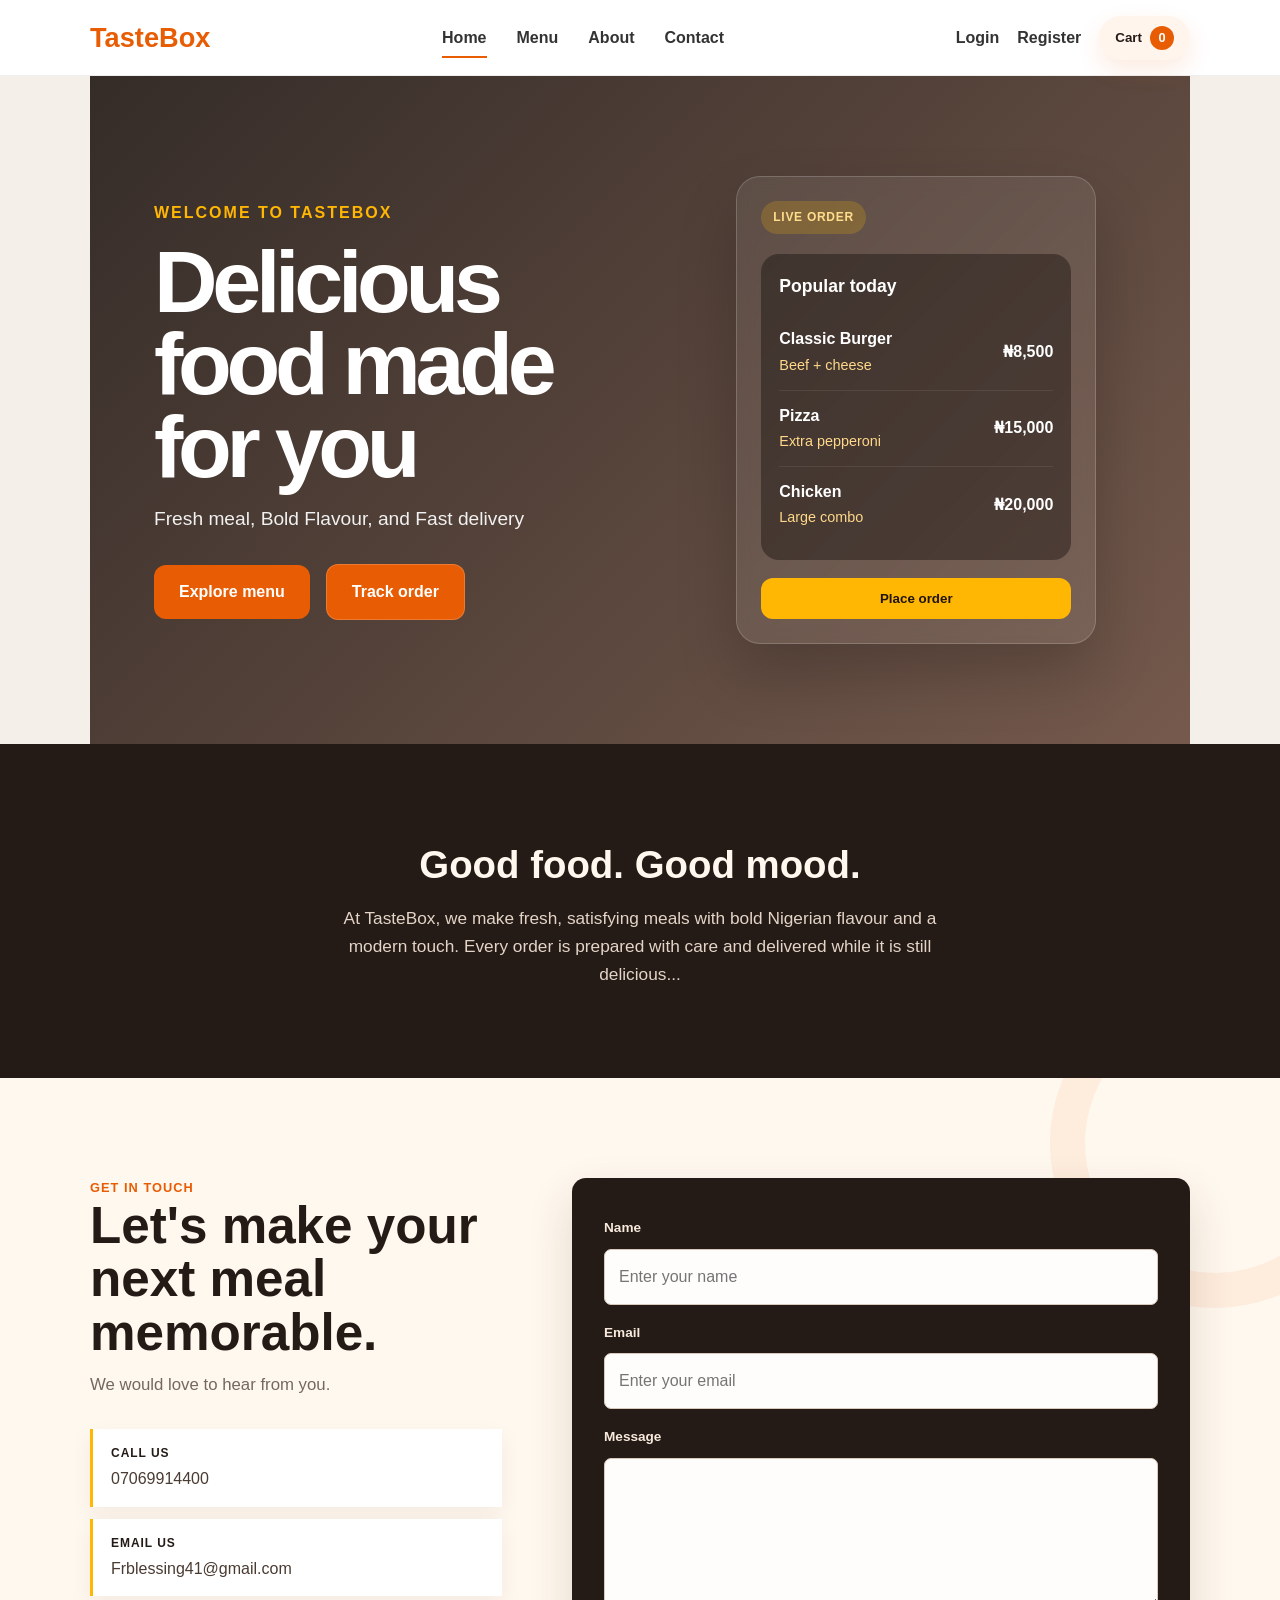
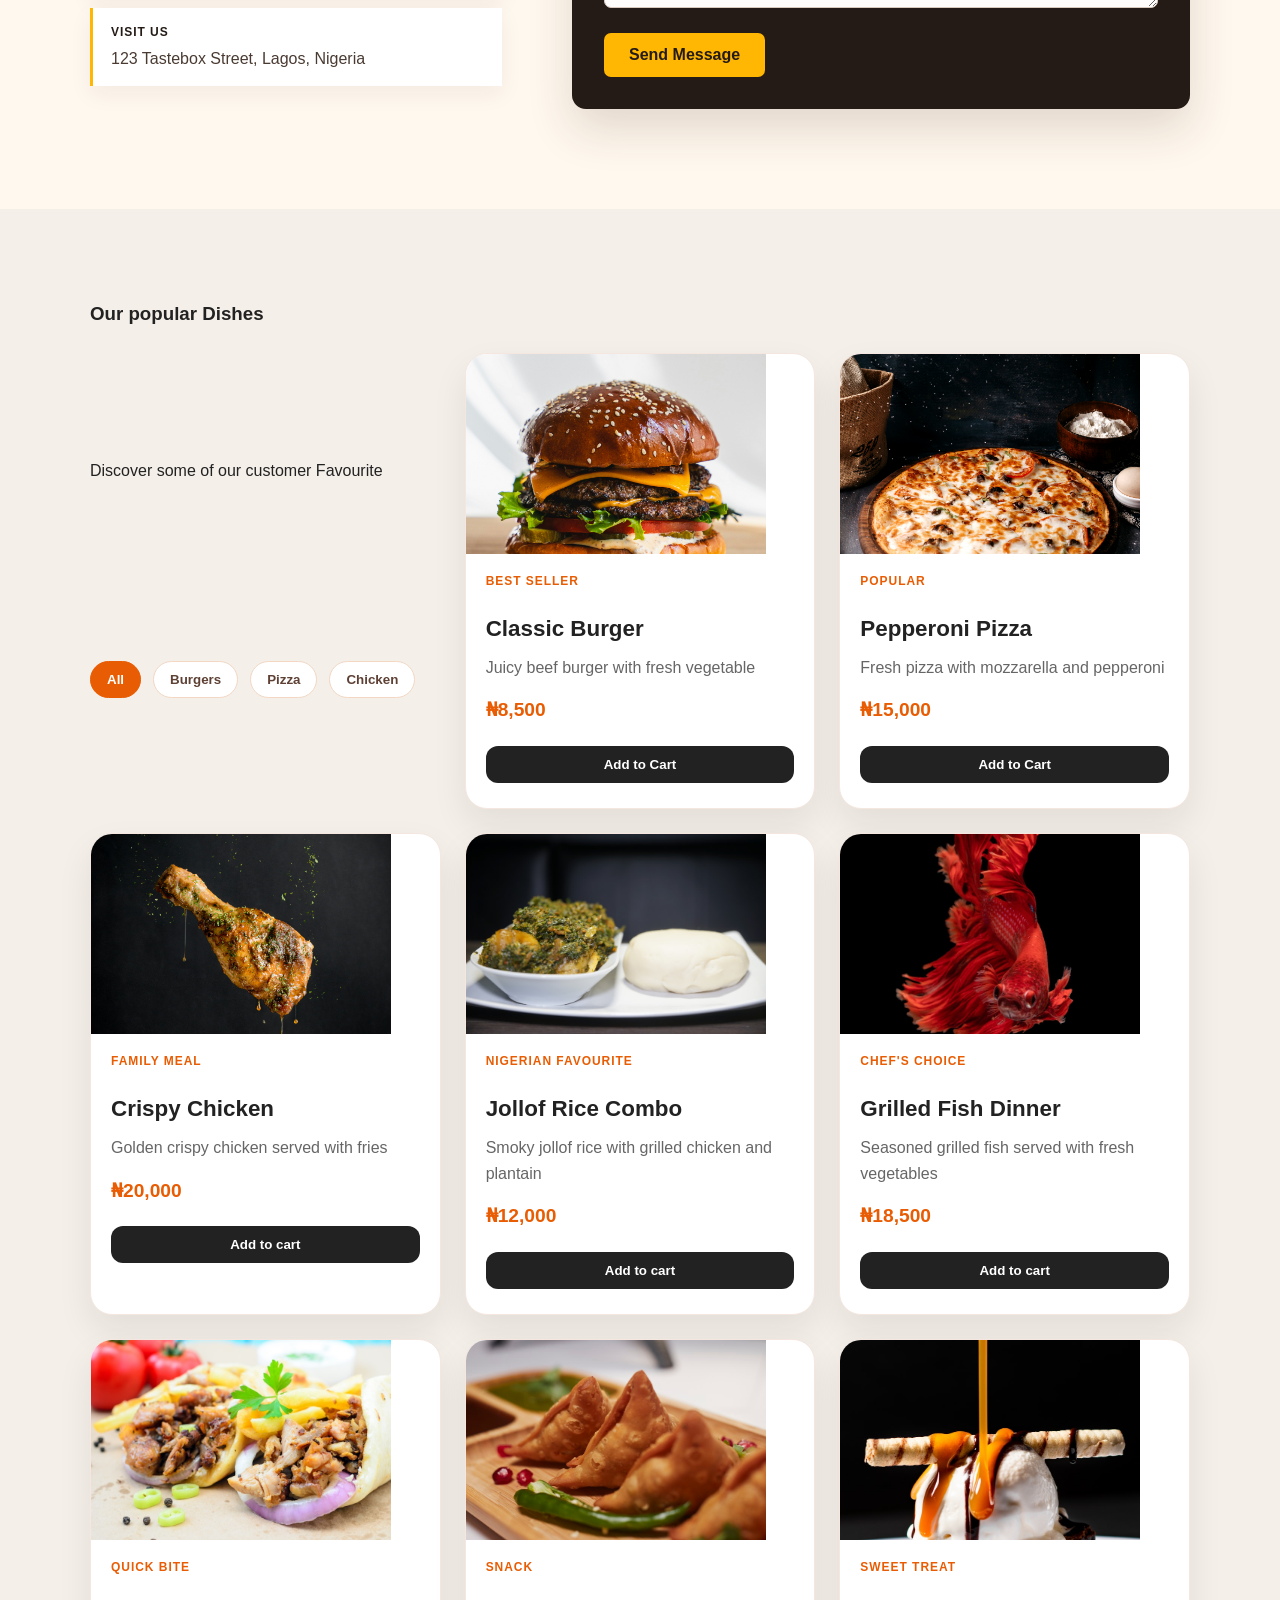
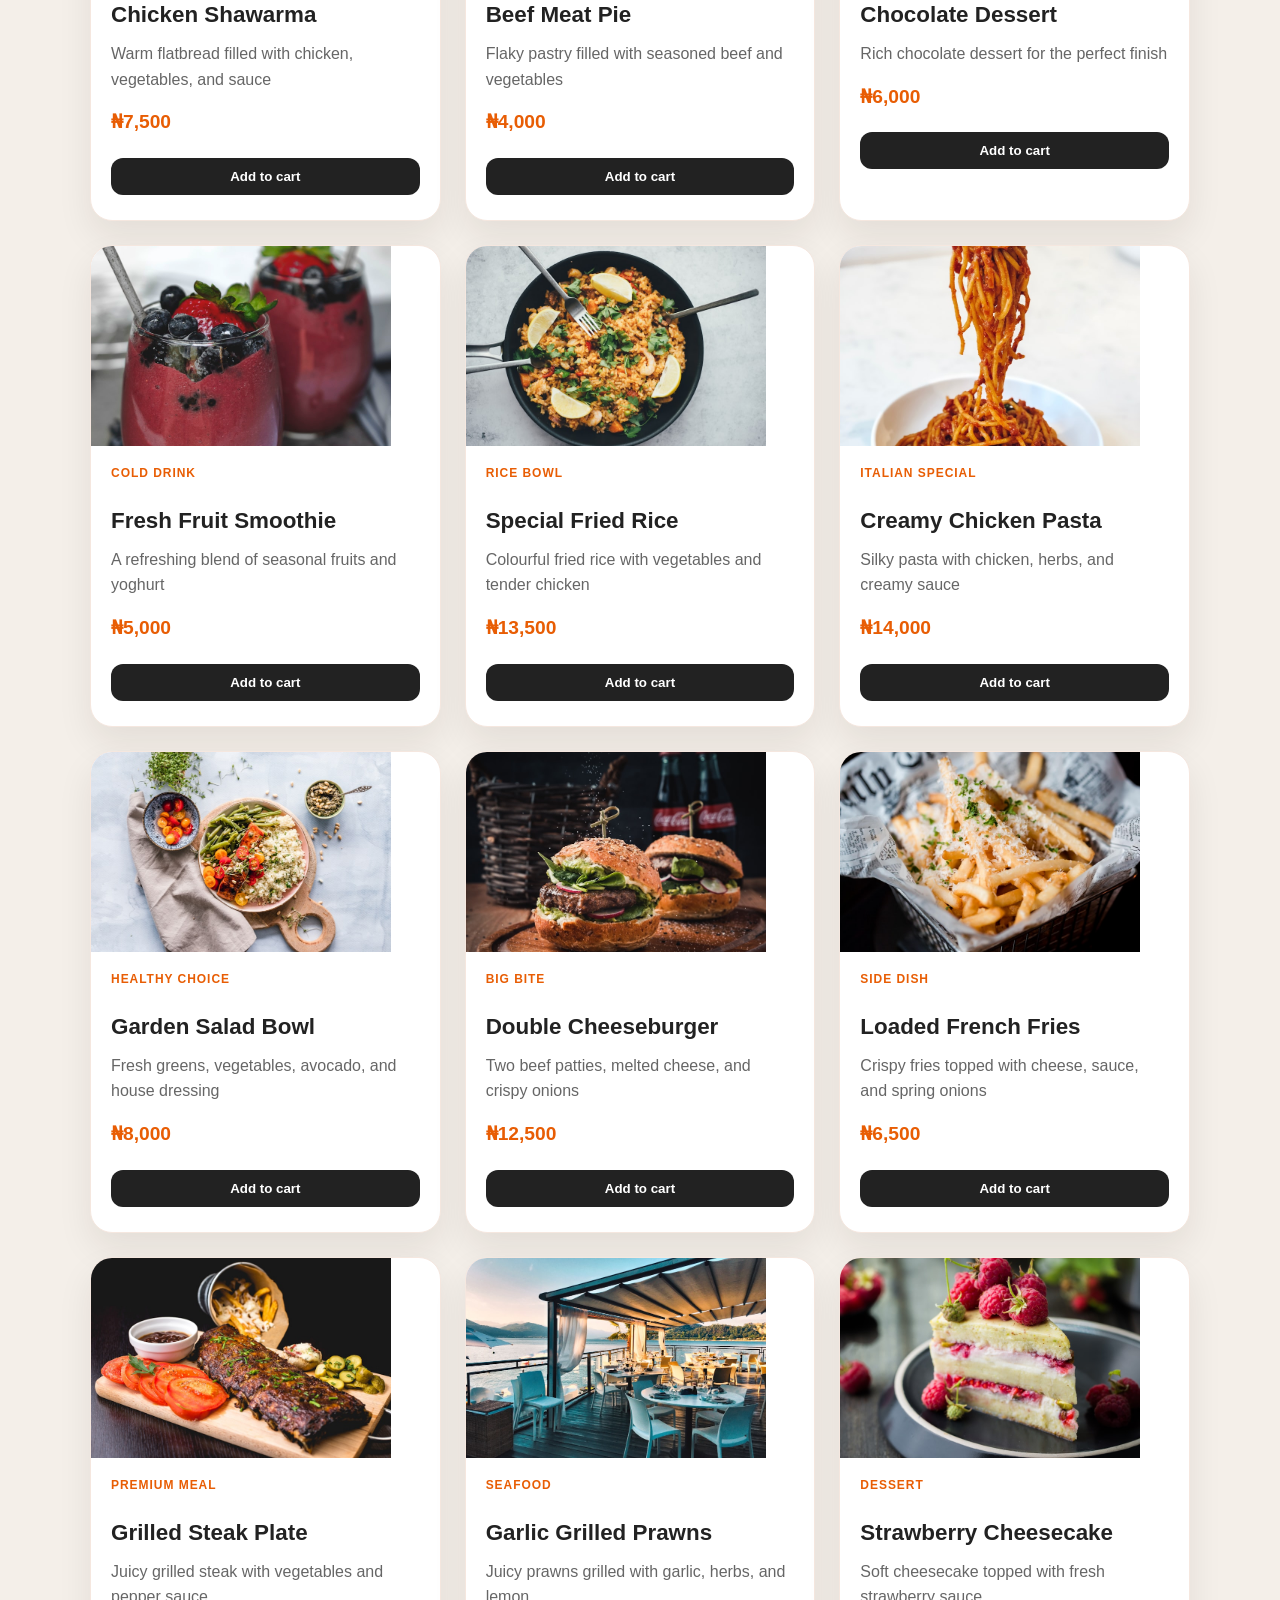
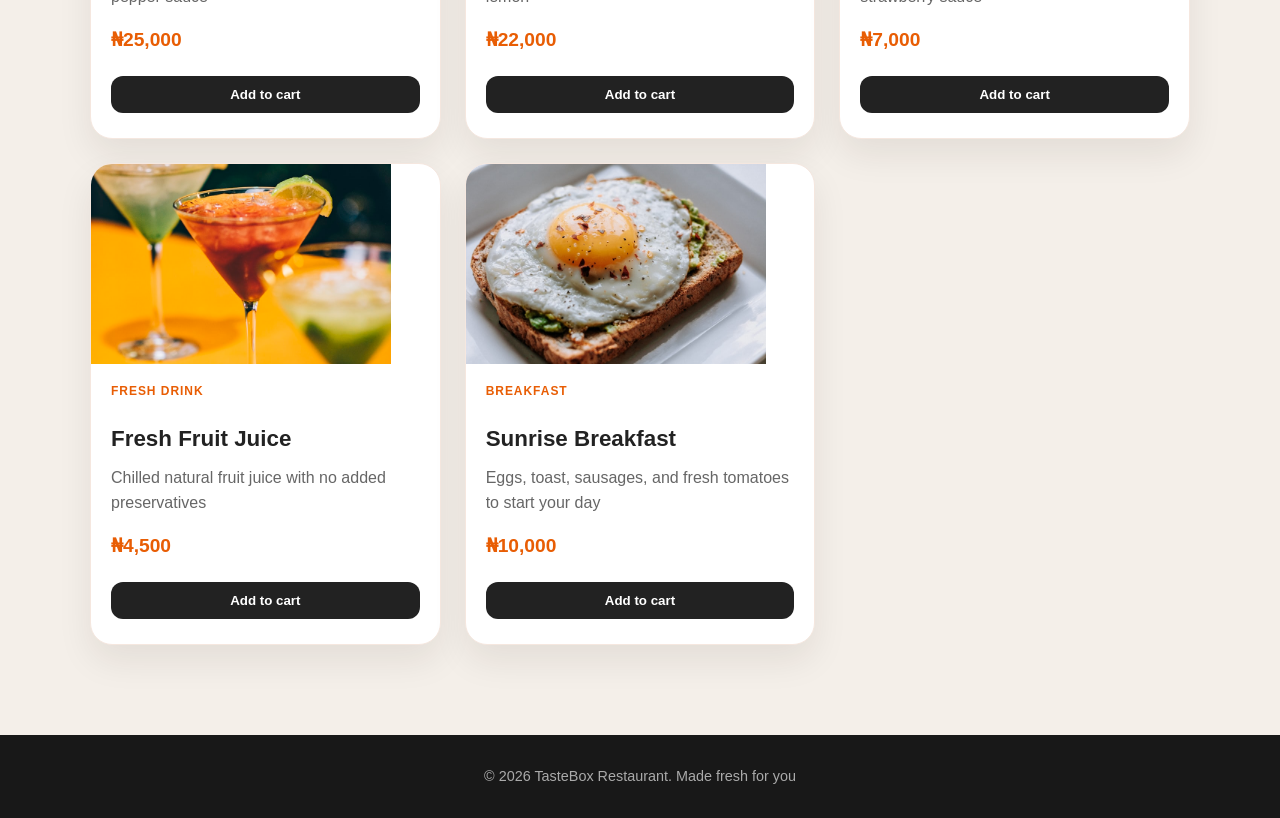
<file: index.html>
<!doctype html>
<html lang="en">
  <head>
    <meta charset="UTF-8" />
    <meta
      name="viewport"
      content="width=device-width, 
    initial-scale=1.0"
    />
    <title>TasteBox-Restaurant</title>
    <link rel="stylesheet" href="style.css" />
    <style>
      * {
        margin: 0;
        padding: 0;
        box-sizing: border-box;
      }
      html {
        scroll-behavior: smooth;
      }

      body {
        font-family: Arial, Helvetica, sans-serif;
        color: #222;
        background: #f4efe9;
        line-height: 1.6;
        min-height: 100vh;
      }

      header {
        background: #ffffff;
        border-bottom: 1px solid #eeeeee;
        position: sticky;
        top: 0;
        z-index: 100;
      }
      nav {
        width: min(1100px, 90%);
        margin: auto;
        min-height: 75px;
        display: flex;
        align-items: center;
        justify-content: space-between;
        gap: 22px;
        padding: 8px 0;
      }
      nav > a:first-child {
        color: #e85d04;
        font-size: 1.7rem;
        font-weight: 800;
        text-decoration: none;
        display: inline-block;
        animation: tasteBoxFloat 2.8s ease-in-out infinite alternate;
      }

      @keyframes tasteBoxFloat {
        0% {
          transform: translateY(0) scale(1);
          text-shadow: 0 0 0 rgba(232, 93, 4, 0.2);
        }
        50% {
          transform: translateY(-5px) scale(1.04);
          text-shadow: 0 8px 18px rgba(232, 93, 4, 0.35);
        }
        100% {
          transform: translateY(2px) scale(1);
          text-shadow: 0 0 0 rgba(232, 93, 4, 0.2);
        }
      }

      nav div {
        display: flex;
        gap: 30px;
        align-items: center;
      }

      .nav-right {
        gap: 18px;
      }
      nav div a {
        color: #333;
        text-decoration: none;
        font-size: 1rem;
        font-weight: 600;
        transition: 0.3s ease;
      }

      nav div a:hover {
        color: #e85d04;
      }
      nav > a:last-child:hover {
        background: #c94d00;
        color: white;
        padding: 11px 20px;
        border-radius: 8px;
        text-decoration: none;
        font-weight: 700;
        transition: 0.3s;
      }

      nav > a:last-child {
        padding: 11px 20px;
        border-radius: 8px;
        background: #e85d04;
        color: white;
        text-decoration: none;
        font-weight: 700;
      }

      .cart-badge {
        border: none;
        background: #fff5ed;
        color: #241b16;
        padding: 10px 16px;
        border-radius: 999px;
        font-weight: 700;
        display: inline-flex;
        align-items: center;
        gap: 8px;
        cursor: pointer;
        box-shadow: 0 10px 24px rgba(232, 93, 4, 0.12);
        transition: transform 0.2s ease;
      }

      .cart-badge:hover {
        transform: translateY(-2px);
      }

      .cart-badge span {
        display: inline-flex;
        align-items: center;
        justify-content: center;
        width: 24px;
        height: 24px;
        border-radius: 50%;
        background: #e85d04;
        color: white;
        font-size: 0.8rem;
      }

      main > section:first-child {
        min-height: 620px;
        padding: 100px 5%;
        display: grid;
        grid-template-columns: 1.1fr 0.9fr;
        align-items: center;
        gap: 40px;
        background:
          linear-gradient(135deg, rgba(26, 17, 13, 0.88), rgba(85, 52, 37, 0.8)),
          url("https://images.unsplash.com/photo-1504674900247-0877df9cc836?auto=format&fit=crop&w=1400&q=80") center/cover no-repeat;
        color: white;
      }

      .hero-copy {
        display: flex;
        flex-direction: column;
        justify-content: center;
      }

      main > section:first-child p:first-child {
        color: #ffb703;
        font-size: 1rem;
        font-weight: 800;
        text-transform: uppercase;
        letter-spacing: 2px;
      }

      main > section:first-child h1 {
        max-width: 750px;
        margin: 15px 0;
        font-size: clamp(2.8rem, 7vw, 5.5rem);
        line-height: 0.94;
        letter-spacing: -0.06em;
      }

      main > section:first-child p:nth-of-type(2) {
        max-width: 550px;
        margin-bottom: 30px;
        font-size: 1.2rem;
        color: #f1f1f1;
      }

      .hero-actions {
        display: flex;
        gap: 16px;
        flex-wrap: wrap;
        align-items: center;
      }

      main > section:first-child a {
        display: inline-block;
        padding: 14px 25px;
        background: #e85d04;
        color: white;
        border-radius: 12px;
        text-decoration: none;
        font-weight: 700;
        transition: 0.3s;
      }

      .secondary-btn {
        display: inline-block;
        padding: 14px 25px;
        border-radius: 12px;
        background: rgba(255, 255, 255, 0.08);
        border: 1px solid rgba(255, 255, 255, 0.18);
        color: white;
        text-decoration: none;
        font-weight: 700;
      }

      main > section:first-child a:hover {
        background: #ff7b22;
        transform: translateY(-2px);
      }

      .hero-app-card {
        background: rgba(255, 255, 255, 0.08);
        border: 1px solid rgba(255, 255, 255, 0.18);
        backdrop-filter: blur(8px);
        border-radius: 24px;
        padding: 24px;
        box-shadow: 0 30px 60px rgba(0, 0, 0, 0.2);
        width: min(100%, 360px);
        justify-self: center;
      }

      .hero-app-card:hover {
        transform: translateY(-3px);
        transition: transform 0.3s ease;
      }

      .status-pill {
        display: inline-flex;
        background: rgba(255, 183, 3, 0.2);
        color: #ffdd8d;
        padding: 7px 12px;
        border-radius: 999px;
        font-size: 0.75rem;
        font-weight: 800;
        letter-spacing: 0.06em;
        text-transform: uppercase;
      }

      .order-preview {
        margin-top: 20px;
        background: rgba(15, 11, 9, 0.4);
        border-radius: 18px;
        padding: 18px;
      }

      .order-preview h3 {
        font-size: 1.1rem;
        margin-bottom: 14px;
      }

      .mini-order-item {
        display: flex;
        align-items: center;
        justify-content: space-between;
        padding: 12px 0;
        border-bottom: 1px solid rgba(255, 255, 255, 0.08);
      }

      .mini-order-item:last-child {
        border-bottom: none;
      }

      .mini-order-item strong {
        display: block;
      }

      .mini-order-item span {
        color: #ffd88a;
        font-size: 0.9rem;
      }

      .mini-order-price {
        font-size: 1rem;
        font-weight: 800;
      }

      .app-cta {
        margin-top: 18px;
        width: 100%;
        border: none;
        background: #ffb703;
        color: #20140d;
        font-weight: 800;
        padding: 13px 16px;
        border-radius: 12px;
        cursor: pointer;
      }

      main > section {
        width: min(1100px, 90%);
        margin: auto;
        padding: 90px 0;
      }

      main > section h2 {
        margin-bottom: 10px;
        font-size: 2.4rem;
        color: #222;
      }

      #about {
        background: #241b16;
        color: #fff8ef;
        width: 100%;
        max-width: none;
        padding: 90px max(5%, calc((100% - 1100px) / 2));
        text-align: center;
      }

      #about h2 {
        color: #fff8ef;
      }

      #about p {
        max-width: 650px;
        margin: 0 auto;
        color: #e4d4c7;
        font-size: 1.08rem;
      }

      #menu {
        scroll-margin-top: 90px;
      }

      section[id] {
        scroll-margin-top: 90px;
      }

      nav div a {
        position: relative;
      }

      nav div a::after {
        content: "";
        position: absolute;
        left: 0;
        right: 0;
        bottom: -8px;
        height: 2px;
        background: #e85d04;
        transform: scaleX(0);
        transition: transform 0.25s ease;
      }

      nav div a:hover::after,
      nav div a.active::after {
        transform: scaleX(1);
      }

      main > section > p {
        color: #666;
      }

      #contact {
        width: 100%;
        max-width: none;
        padding: 100px max(5%, calc((100% - 1100px) / 2));
        background: #fff8ef;
        display: grid;
        grid-template-columns: minmax(0, 0.8fr) minmax(0, 1.2fr);
        gap: 70px;
        align-items: start;
        position: relative;
        overflow: hidden;
      }
      #contact h2 {
        margin-bottom: 12px;
        color: #241b16;
        font-size: clamp(2.2rem, 4vw, 3.5rem);
        line-height: 1.05;
      }

      #contact > div:first-child {
        position: relative;
        z-index: 1;
      }

      #contact > div:first-child > p:first-of-type {
        color: #e85d04;
        font-weight: 800;
        letter-spacing: 0.08em;
        text-transform: uppercase;
        font-size: 0.8rem;
      }

      #contact > div:first-child > p:nth-of-type(2) {
        color: #75685f;
        font-size: 1.05rem;
        margin-bottom: 30px;
      }

      .contact-details {
        display: grid;
        gap: 12px;
      }

      .contact-details p {
        margin: 0;
        padding: 15px 18px;
        border-left: 3px solid #ffb703;
        background: white;
        color: #4a3b32;
        box-shadow: 0 8px 22px rgba(72, 42, 20, 0.06);
      }

      .contact-details strong {
        display: block;
        color: #241b16;
        font-size: 0.75rem;
        letter-spacing: 0.08em;
        text-transform: uppercase;
        margin-bottom: 3px;
      }

      #contact form {
        width: 100%;
        min-width: 0;
        max-width: 650px;
        margin: 0;
        padding: 32px;
        display: flex;
        flex-direction: column;
        gap: 10px;
        background: #241b16;
        border-radius: 14px;
        box-shadow: 0 20px 45px rgba(72, 42, 20, 0.16);
        position: relative;
        z-index: 1;
      }

      #contact form label {
        color: #f8e9dc;
        font-size: 0.85rem;
        font-weight: 700;
        margin-top: 7px;
      }

      #contact form > label:first-child {
        margin-top: 0;
      }

      #contact input,
      #contact textarea {
        width: 100%;
        padding: 14px;
        border: 1px solid #d8c9bc;
        border-radius: 7px;
        background: #fffdfb;
        color: #241b16;
        font: inherit;
        outline: none;
        transition: 0.3s;
      }

      #contact input:focus,
      #contact textarea:focus {
        border-color: #ffb703;
        box-shadow: 0 0 0 3px rgba(255, 183, 3, 0.18);
      }

      #contact textarea {
        min-height: 150px;
        resize: vertical;
      }

      #contact button {
        width: fit-content;
        margin-top: 15px;
        padding: 13px 25px;
        border: none;
        border-radius: 7px;
        background: #ffb703;
        color: #241b16;
        font-size: 1rem;
        font-weight: 800;
        cursor: pointer;
        transition: 0.3s;
      }

      #contact button:hover {
        background: #ffd166;
        transform: translateY(-2px);
      }

      #contact::after {
        content: "";
        width: 260px;
        height: 260px;
        position: absolute;
        right: -100px;
        top: -100px;
        border: 35px solid rgba(232, 93, 4, 0.08);
        border-radius: 50%;
      }

      main > section:nth-of-type(3) {
        max-width: 1100px;
      }

      .menu-toolbar {
        display: flex;
        justify-content: space-between;
        align-items: center;
        gap: 16px;
        margin: 25px 0 30px;
        flex-wrap: wrap;
      }

      .category-pills {
        display: flex;
        flex-wrap: wrap;
        gap: 12px;
      }

      .category-pills button {
        border: 1px solid #f3d7c3;
        background: white;
        color: #5e4034;
        padding: 10px 16px;
        border-radius: 999px;
        font-weight: 700;
        cursor: pointer;
      }

      .category-pills button.active {
        background: #e85d04;
        border-color: #e85d04;
        color: white;
      }

      #menu {
        display: grid;
        grid-template-columns: repeat(3, minmax(0, 1fr));
        gap: 24px;
      }

      #menu > h3 {
        grid-column: 1 / -1;
        margin-bottom: 0;
      }

      #menu > article {
        width: 100%;
        margin: 0;
        display: flex;
        flex-direction: column;
        background: white;
        border-radius: 22px;
        overflow: hidden;
        box-shadow: 0 16px 35px rgba(44, 27, 19, 0.08);
        transition:
          transform 0.3s ease,
          box-shadow 0.3s ease;
        border: 1px solid #f5e7df;
      }

      #menu > article:hover {
        transform: translateY(-8px);
        box-shadow: 0 20px 40px rgba(44, 27, 19, 0.12);
      }

      article img {
        width: 100%;
        height: 230px;
        display: block;
        object-fit: cover;
      }

      article h3 {
        margin: 20px 20px 8px;
        font-size: 1.4rem;
      }

      article p {
        margin: 0 20px 15px;
        color: #666;
      }

      .food-tag {
        display: inline-block;
        margin: 18px 20px 0;
        color: #e85d04;
        font-size: 0.75rem;
        font-weight: 800;
        letter-spacing: 0.08em;
        text-transform: uppercase;
      }

      article strong {
        display: block;
        margin: 0 20px 20px;
        color: #e85d04;
        font-size: 1.2rem;
      }

      article button {
        margin: 0 20px 25px;
        padding: 11px 18px;
        border: none;
        border-radius: 12px;
        background: #222;
        color: white;
        font-weight: 700;
        cursor: pointer;
      }

      article button:hover {
        background: #e85d04;
      }

      main img {
        width: 300px;
        height: 200px;
        object-fit: cover;
      }

      .cart-panel {
        position: fixed;
        inset: 0;
        background: rgba(19, 14, 12, 0.56);
        display: none;
        align-items: flex-end;
        justify-content: center;
        z-index: 200;
        padding: 20px;
      }

      .cart-panel.show {
        display: flex;
      }

      .cart-sheet {
        width: min(100%, 460px);
        background: #fffaf7;
        border-radius: 24px 24px 0 0;
        padding: 20px 20px 30px;
        box-shadow: 0 -15px 40px rgba(0, 0, 0, 0.18);
      }

      .cart-sheet-header {
        display: flex;
        justify-content: space-between;
        align-items: center;
        margin-bottom: 18px;
      }

      .cart-sheet-header h3 {
        margin: 0;
        font-size: 1.5rem;
      }

      .close-cart {
        border: none;
        background: #f5e7df;
        width: 34px;
        height: 34px;
        border-radius: 50%;
        font-size: 1.2rem;
        cursor: pointer;
      }

      .cart-item-list {
        display: grid;
        gap: 12px;
        margin-bottom: 20px;
      }

      .cart-item {
        display: flex;
        align-items: center;
        justify-content: space-between;
        background: #fff;
        border: 1px solid #f0e2d8;
        border-radius: 12px;
        padding: 12px 14px;
      }

      .cart-item strong {
        display: block;
        margin-bottom: 4px;
      }

      .cart-item span {
        color: #6a5247;
        font-size: 0.86rem;
      }

      .cart-item small {
        font-weight: 800;
        color: #e85d04;
      }

      .cart-item-actions {
        display: flex;
        align-items: center;
        gap: 8px;
      }

      .quantity-button,
      .remove-item {
        border: none;
        cursor: pointer;
        font-weight: 800;
      }

      .quantity-button {
        width: 28px;
        height: 28px;
        border-radius: 50%;
        background: #f5e7df;
        color: #241b16;
      }

      .remove-item {
        background: transparent;
        color: #a43d12;
        font-size: 0.8rem;
      }

      .checkout-btn {
        width: 100%;
        border: none;
        background: #e85d04;
        color: white;
        border-radius: 12px;
        font-size: 1rem;
        font-weight: 800;
        padding: 14px 18px;
        cursor: pointer;
      }

      footer {
        padding: 30px 5%;
        color: #aaa;
        background: #181818;
        text-align: center;
      }

      footer p {
        font-size: 0.9rem;
      }

      @media (max-width: 900px) {
        nav {
          flex-wrap: wrap;
          padding: 18px 0;
          gap: 15px;
        }

        nav div {
          order: 3;
          width: 100%;
          justify-content: center;
          gap: 20px;
        }

        nav > a:last-child {
          padding: 9px 14px;
          font-size: 0.9rem;
        }

        main > section:first-child {
          min-height: 550px;
          padding: 80px 5%;
        }

        main > section:first-child h1 {
          font-size: 3rem;
        }

        main > section:nth-of-type(3) > article {
          width: 100%;
          margin: 35px 0;
        }

        #contact {
          grid-template-columns: 1fr;
          gap: 40px;
        }

        #contact form {
          max-width: none;
        }
      }

      @media (max-width: 500px) {
        nav div {
          gap: 12px;
        }

        nav div a {
          font-size: 0.9rem;
        }

        main > section:first-child h1 {
          font-size: 2.5rem;
        }

        main > section {
          padding: 60px 0;
        }
      }
    </style>
  </head>
  <body>
    <header>
      <nav>
        <a href="#home">TasteBox</a>
        <div>
          <a class="active" href="#home">Home</a>
          <a href="#menu">Menu</a>
          <a href="#about">About</a>
          <a href="#contact">Contact</a>
        </div>

        <div class="nav-right">
          <a href="Login.Html">Login</a>
          <a href="register.html">Register</a>
          <button class="cart-badge" type="button" id="open-cart">
            Cart <span id="cart-count">0</span>
          </button>
        </div>
      </nav>
    </header>

    <main>
        <section id="home">
          <div class="hero-copy">
            <p>Welcome to TasteBox</p>
            <h1>Delicious food made for you</h1>
            <p>Fresh meal, Bold Flavour, and Fast delivery</p>
            <div class="hero-actions">
              <a href="#menu">Explore menu</a>
              <a class="secondary-btn" href="#contact">Track order</a>
            </div>
          </div>

          <div class="hero-app-card">
            <span class="status-pill">Live order</span>
            <div class="order-preview">
              <h3>Popular today</h3>
              <div class="mini-order-item">
                <div>
                  <strong>Classic Burger</strong>
                  <span>Beef + cheese</span>
                </div>
                <div class="mini-order-price">₦8,500</div>
              </div>
              <div class="mini-order-item">
                <div>
                  <strong>Pizza</strong>
                  <span>Extra pepperoni</span>
                </div>
                <div class="mini-order-price">₦15,000</div>
              </div>
              <div class="mini-order-item">
                <div>
                  <strong>Chicken</strong>
                  <span>Large combo</span>
                </div>
                <div class="mini-order-price">₦20,000</div>
              </div>
            </div>
            <button class="app-cta" type="button">Place order</button>
          </div>
        </section>

        <section id="about">
          <h2>Good food. Good mood.</h2>
          <p>
            At TasteBox, we make fresh, satisfying meals with bold Nigerian
            flavour and a modern touch. Every order is prepared with care and
            delivered while it is still delicious...
          </p>
        </section>

        <section id="contact">
          <div>
            <p>Get in touch</p>
            <h2>Let's make your next meal memorable.</h2>
            <p>We would love to hear from you.</p>

            <div class="contact-details">
              <p><strong>Call us</strong>07069914400</p>
              <p><strong>Email us</strong>Frblessing41@gmail.com</p>
              <p>
                <strong>Visit us</strong>123 Tastebox Street, Lagos, Nigeria
              </p>
            </div>
          </div>

          <form action="https://formsubmit.co/blchigozie24@gmail.com" method="POST">
            <input type="hidden" name="_subject" value="New TasteBox contact message" />
            <input type="hidden" name="_next" value="https://bless247.github.io/Tastebox-Restaurant/" />
            <input type="hidden" name="_captcha" value="false" />
            <label for="name">Name</label>
            <input
              type="text"
              id="name"
              name="name"
              placeholder="Enter your name"
            />

            <label for="email">Email</label>
            <input
              type="email"
              id="email"
              name="email"
              placeholder="Enter your email"
            />

            <label for="message">Message</label>
            <textarea
              id="message"
              name="message"
              placeholder="Enter your message"
            >
            </textarea>

            <button type="submit">Send Message</button>
          </form>
        </section>

        <section id="menu">
          <h3>Our popular Dishes</h3>
          <div class="menu-toolbar">
            <p>Discover some of our customer Favourite</p>
            <div class="category-pills">
              <button class="active" type="button">All</button>
              <button type="button">Burgers</button>
              <button type="button">Pizza</button>
              <button type="button">Chicken</button>
            </div>
          </div>

          <article>
            <img src="Burger.jpg" alt="Classic beef burger" />
            <span class="food-tag">Best seller</span>
            <h3>Classic Burger</h3>
            <p>Juicy beef burger with fresh vegetable</p>
            <strong> ₦8,500 </strong>
            <button class="add-to-cart" type="button">Add to Cart</button>
          </article>

          <article>
            <img src="Pizza.jpg" alt="Pizza" />
            <span class="food-tag">Popular</span>
            <h3>Pepperoni Pizza</h3>
            <p>Fresh pizza with mozzarella and pepperoni</p>
            <strong> ₦15,000 </strong>
            <button class="add-to-cart" type="button">Add to Cart</button>
          </article>

          <article>
            <img src="chicken.jpg" alt="Chicken" />
            <span class="food-tag">Family meal</span>
            <h3>Crispy Chicken</h3>
            <p>Golden crispy chicken served with fries</p>
            <strong> ₦20,000 </strong>
            <button class="add-to-cart" type="button">Add to cart</button>
          </article>

          <article>
            <img
              src="jollof-rice.jpg"
              alt="Jollof rice with chicken"
            />
            <span class="food-tag">Nigerian favourite</span>
            <h3>Jollof Rice Combo</h3>
            <p>Smoky jollof rice with grilled chicken and plantain</p>
            <strong> ₦12,000 </strong>
            <button class="add-to-cart" type="button">Add to cart</button>
          </article>

          <article>
            <img
              src="grilled-fish.jpg"
              alt="Grilled fish with vegetables"
            />
            <span class="food-tag">Chef's choice</span>
            <h3>Grilled Fish Dinner</h3>
            <p>Seasoned grilled fish served with fresh vegetables</p>
            <strong> ₦18,500 </strong>
            <button class="add-to-cart" type="button">Add to cart</button>
          </article>

          <article>
            <img
              src="chicken-shawarma.jpg"
              alt="Chicken shawarma wrap"
            />
            <span class="food-tag">Quick bite</span>
            <h3>Chicken Shawarma</h3>
            <p>Warm flatbread filled with chicken, vegetables, and sauce</p>
            <strong> ₦7,500 </strong>
            <button class="add-to-cart" type="button">Add to cart</button>
          </article>

          <article>
            <img
              src="beef-meat-pie.jpg"
              alt="Golden meat pies"
            />
            <span class="food-tag">Snack</span>
            <h3>Beef Meat Pie</h3>
            <p>Flaky pastry filled with seasoned beef and vegetables</p>
            <strong> ₦4,000 </strong>
            <button class="add-to-cart" type="button">Add to cart</button>
          </article>

          <article>
            <img
              src="chocolate-dessert.jpg"
              alt="Chocolate dessert"
            />
            <span class="food-tag">Sweet treat</span>
            <h3>Chocolate Dessert</h3>
            <p>Rich chocolate dessert for the perfect finish</p>
            <strong> ₦6,000 </strong>
            <button class="add-to-cart" type="button">Add to cart</button>
          </article>

          <article>
            <img
              src="fruit-smoothie.jpg"
              alt="Fresh fruit smoothie"
            />
            <span class="food-tag">Cold drink</span>
            <h3>Fresh Fruit Smoothie</h3>
            <p>A refreshing blend of seasonal fruits and yoghurt</p>
            <strong> ₦5,000 </strong>
            <button class="add-to-cart" type="button">Add to cart</button>
          </article>

          <article>
            <img src="fried-rice.jpg" alt="Fried rice with vegetables" />
            <span class="food-tag">Rice bowl</span>
            <h3>Special Fried Rice</h3>
            <p>Colourful fried rice with vegetables and tender chicken</p>
            <strong> ₦13,500 </strong>
            <button class="add-to-cart" type="button">Add to cart</button>
          </article>

          <article>
            <img src="chicken-pasta.jpg" alt="Creamy pasta dish" />
            <span class="food-tag">Italian special</span>
            <h3>Creamy Chicken Pasta</h3>
            <p>Silky pasta with chicken, herbs, and creamy sauce</p>
            <strong> ₦14,000 </strong>
            <button class="add-to-cart" type="button">Add to cart</button>
          </article>

          <article>
            <img src="garden-salad.jpg" alt="Vegetable salad bowl" />
            <span class="food-tag">Healthy choice</span>
            <h3>Garden Salad Bowl</h3>
            <p>Fresh greens, vegetables, avocado, and house dressing</p>
            <strong> ₦8,000 </strong>
            <button class="add-to-cart" type="button">Add to cart</button>
          </article>

          <article>
            <img src="double-cheeseburger.jpg" alt="Double cheeseburger" />
            <span class="food-tag">Big bite</span>
            <h3>Double Cheeseburger</h3>
            <p>Two beef patties, melted cheese, and crispy onions</p>
            <strong> ₦12,500 </strong>
            <button class="add-to-cart" type="button">Add to cart</button>
          </article>

          <article>
            <img src="loaded-fries.jpg" alt="French fries with sauce" />
            <span class="food-tag">Side dish</span>
            <h3>Loaded French Fries</h3>
            <p>Crispy fries topped with cheese, sauce, and spring onions</p>
            <strong> ₦6,500 </strong>
            <button class="add-to-cart" type="button">Add to cart</button>
          </article>

          <article>
            <img src="grilled-steak.jpg" alt="Grilled steak with vegetables" />
            <span class="food-tag">Premium meal</span>
            <h3>Grilled Steak Plate</h3>
            <p>Juicy grilled steak with vegetables and pepper sauce</p>
            <strong> ₦25,000 </strong>
            <button class="add-to-cart" type="button">Add to cart</button>
          </article>

          <article>
            <img src="garlic-prawns.jpg" alt="Grilled prawns" />
            <span class="food-tag">Seafood</span>
            <h3>Garlic Grilled Prawns</h3>
            <p>Juicy prawns grilled with garlic, herbs, and lemon</p>
            <strong> ₦22,000 </strong>
            <button class="add-to-cart" type="button">Add to cart</button>
          </article>

          <article>
            <img src="strawberry-cheesecake.jpg" alt="Strawberry cheesecake" />
            <span class="food-tag">Dessert</span>
            <h3>Strawberry Cheesecake</h3>
            <p>Soft cheesecake topped with fresh strawberry sauce</p>
            <strong> ₦7,000 </strong>
            <button class="add-to-cart" type="button">Add to cart</button>
          </article>

          <article>
            <img src="fruit-juice.jpg" alt="Cold fruit juice" />
            <span class="food-tag">Fresh drink</span>
            <h3>Fresh Fruit Juice</h3>
            <p>Chilled natural fruit juice with no added preservatives</p>
            <strong> ₦4,500 </strong>
            <button class="add-to-cart" type="button">Add to cart</button>
          </article>

          <article>
            <img src="sunrise-breakfast.jpg" alt="Egg breakfast with toast" />
            <span class="food-tag">Breakfast</span>
            <h3>Sunrise Breakfast</h3>
            <p>Eggs, toast, sausages, and fresh tomatoes to start your day</p>
            <strong> ₦10,000 </strong>
            <button class="add-to-cart" type="button">Add to cart</button>
          </article>
        </section>
      </main>

      <footer>
        <p>&copy; 2026 TasteBox Restaurant. Made fresh for you</p>
      </footer>

      <div class="cart-panel" id="cart-panel" aria-hidden="true">
        <div class="cart-sheet">
          <div class="cart-sheet-header">
            <h3>Your Order</h3>
            <button class="close-cart" id="close-cart" type="button">×</button>
          </div>
          <div class="cart-item-list" id="cart-item-list"></div>
          <strong id="cart-total">Total: ₦0</strong>
          <button class="checkout-btn" id="checkout-button" type="button">Checkout</button>
        </div>
      </div>

      <script>
        const navigationLinks = document.querySelectorAll("nav div a");
        const pageSections = document.querySelectorAll("main section[id]");
        const cartCount = document.getElementById("cart-count");
        const addToCartButtons = document.querySelectorAll(".add-to-cart");
        const cartPanel = document.getElementById("cart-panel");
        const closeCart = document.getElementById("close-cart");
        const openCart = document.getElementById("open-cart");
        const cartItemList = document.getElementById("cart-item-list");
        const appCta = document.querySelector(".app-cta");
        const checkoutButton = document.getElementById("checkout-button");

        const cart = [];
        const menuItems = {
          "Classic Burger": 8500,
          "Pepperoni Pizza": 15000,
          "Crispy Chicken": 20000,
          "Jollof Rice Combo": 12000,
          "Grilled Fish Dinner": 18500,
          "Chicken Shawarma": 7500,
          "Beef Meat Pie": 4000,
          "Chocolate Dessert": 6000,
          "Fresh Fruit Smoothie": 5000,
          "Special Fried Rice": 13500,
          "Creamy Chicken Pasta": 14000,
          "Garden Salad Bowl": 8000,
          "Double Cheeseburger": 12500,
          "Loaded French Fries": 6500,
          "Grilled Steak Plate": 25000,
          "Garlic Grilled Prawns": 22000,
          "Strawberry Cheesecake": 7000,
          "Fresh Fruit Juice": 4500,
          "Sunrise Breakfast": 10000,
        };

        const savedCart = JSON.parse(localStorage.getItem("tastebox-cart") || "[]");
        savedCart.forEach((item) => {
          if (item && item.name && typeof item.quantity === "number") {
            cart.push(item);
          }
        });

        const updateCartPanel = () => {
          cartItemList.innerHTML = "";

          if (cart.length === 0) {
            cartItemList.innerHTML =
              '<div class="cart-item"><div><strong>Your cart is empty</strong><span>Add a meal to continue</span></div><small>₦0</small></div>';
            document.getElementById("cart-total").textContent = "Total: ₦0";
            cartCount.textContent = "0";
            return;
          }

          let total = 0;
          cart.forEach((item) => {
            total += item.price * item.quantity;
            cartItemList.innerHTML += `
              <div class="cart-item">
                <div>
                  <strong>${item.name}</strong>
                  <span>${item.quantity} item${item.quantity === 1 ? "" : "s"}</span>
                </div>
                <div class="cart-item-actions">
                  <button class="quantity-button" type="button" data-action="decrease" data-name="${item.name}" aria-label="Decrease ${item.name} quantity">−</button>
                  <small>₦${(item.price * item.quantity).toLocaleString()}</small>
                  <button class="quantity-button" type="button" data-action="increase" data-name="${item.name}" aria-label="Increase ${item.name} quantity">+</button>
                  <button class="remove-item" type="button" data-action="remove" data-name="${item.name}">Remove</button>
                </div>
              </div>
            `;
          });

          document.getElementById("cart-total").textContent = `Total: ₦${total.toLocaleString()}`;
          cartCount.textContent = cart.reduce((sum, product) => sum + product.quantity, 0);
        };

        cartCount.textContent = cart.reduce((sum, product) => sum + product.quantity, 0);
        updateCartPanel();

        const updateActiveLink = (sectionId) => {
          navigationLinks.forEach((link) => {
            link.classList.toggle(
              "active",
              link.getAttribute("href") === `#${sectionId}`,
            );
          });
        };

        const sectionObserver = new IntersectionObserver(
          (entries) => {
            entries.forEach((entry) => {
              if (entry.isIntersecting) {
                updateActiveLink(entry.target.id);
              }
            });
          },
          { rootMargin: "-35% 0px -55% 0px" },
        );

        pageSections.forEach((section) => sectionObserver.observe(section));

        addToCartButtons.forEach((button) => {
          button.addEventListener("click", () => {
            const name = button.closest("article").querySelector("h3").textContent;
            const item = cart.find((product) => product.name === name);
            if (item) {
              item.quantity += 1;
            } else {
              cart.push({ name, price: menuItems[name], quantity: 1 });
            }
            cartCount.textContent = cart.reduce((sum, product) => sum + product.quantity, 0);
            localStorage.setItem("tastebox-cart", JSON.stringify(cart));
            button.textContent = "Added";
            updateCartPanel();
          });
        });

          cartItemList.addEventListener("click", (event) => {
            const button = event.target.closest("button[data-action]");

            if (!button) {
              return;
            }

            const itemIndex = cart.findIndex(
              (item) => item.name === button.dataset.name,
            );

            if (itemIndex === -1) {
              return;
            }

            const item = cart[itemIndex];

            if (button.dataset.action === "increase") {
              item.quantity += 1;
            } else if (button.dataset.action === "decrease") {
              item.quantity -= 1;
            } else if (button.dataset.action === "remove" || item.quantity <= 0) {
              cart.splice(itemIndex, 1);
            }

            cartCount.textContent = cart.reduce(
              (sum, product) => sum + product.quantity,
              0,
            );
            localStorage.setItem("tastebox-cart", JSON.stringify(cart));
            updateCartPanel();
          });

        checkoutButton.addEventListener("click", () => {
          if (cart.length === 0) {
            alert("Please add a meal to your cart before checking out.");
            return;
          }

          localStorage.setItem("tastebox-cart", JSON.stringify(cart));
          window.location.href = "checkout.html";
        });

        appCta.addEventListener("click", () => {
          if (cart.length === 0) {
            alert("Please add a meal to your cart before placing an order.");
            return;
          }
          cartPanel.classList.add("show");
          cartPanel.setAttribute("aria-hidden", "false");
        });

        openCart.addEventListener("click", () => {
          cartPanel.classList.add("show");
          cartPanel.setAttribute("aria-hidden", "false");
        });

        closeCart.addEventListener("click", () => {
          cartPanel.classList.remove("show");
          cartPanel.setAttribute("aria-hidden", "true");
        });

        cartPanel.addEventListener("click", (event) => {
          if (event.target === cartPanel) {
            cartPanel.classList.remove("show");
            cartPanel.setAttribute("aria-hidden", "true");
          }
        });
      </script>
    </div>
  </body>
</html>
</file>
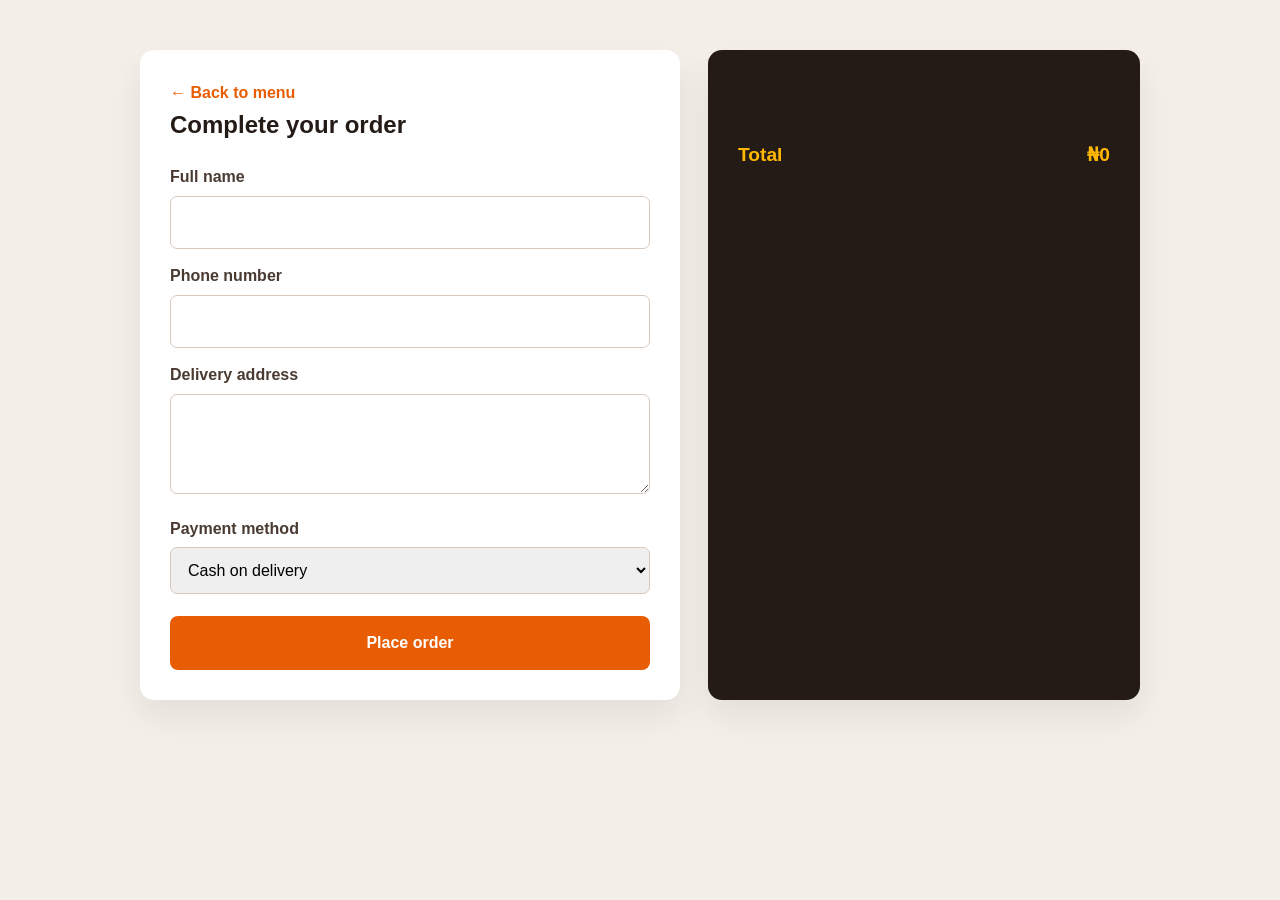
<file: checkout.html>
<!doctype html>
<html lang="en">
  <head>
    <meta charset="UTF-8" />
    <meta name="viewport" content="width=device-width, initial-scale=1.0" />
    <title>Checkout | TasteBox</title>
    <link rel="stylesheet" href="style.css" />
    <style>
      body {
        background: #f4efe9;
      }
      .checkout-page {
        width: min(1000px, 90%);
        margin: 50px auto;
        display: grid;
        grid-template-columns: 1fr 0.8fr;
        gap: 28px;
      }
      .checkout-card {
        background: white;
        border-radius: 14px;
        padding: 30px;
        box-shadow: 0 16px 35px rgba(44, 27, 19, 0.08);
      }
      h1,
      h2 {
        color: #241b16;
        margin-bottom: 20px;
      }
      label {
        display: block;
        margin: 14px 0 6px;
        font-weight: 700;
        color: #4a3b32;
      }
      input,
      textarea,
      select {
        width: 100%;
        padding: 13px;
        border: 1px solid #d8c9bc;
        border-radius: 7px;
        font: inherit;
      }
      textarea {
        min-height: 100px;
        resize: vertical;
      }
      .order-summary {
        background: #241b16;
        color: white;
      }
      .summary-item {
        display: flex;
        justify-content: space-between;
        gap: 16px;
        padding: 13px 0;
        border-bottom: 1px solid rgba(255, 255, 255, 0.15);
      }
      .summary-total {
        display: flex;
        justify-content: space-between;
        margin-top: 22px;
        font-size: 1.2rem;
        font-weight: 800;
        color: #ffb703;
      }
      button {
        width: 100%;
        margin-top: 22px;
        border: 0;
        border-radius: 8px;
        padding: 14px;
        background: #e85d04;
        color: white;
        font: inherit;
        font-weight: 800;
        cursor: pointer;
      }
      .back-link {
        color: #e85d04;
        font-weight: 700;
        text-decoration: none;
      }
      @media (max-width: 700px) {
        .checkout-page {
          grid-template-columns: 1fr;
          margin: 25px auto;
        }
      }
    </style>
  </head>
  <body>
    <main class="checkout-page">
      <section class="checkout-card">
        <a class="back-link" href="index.html">← Back to menu</a>
        <h1>Complete your order</h1>
        <form id="checkout-form">
          <label for="customer-name">Full name</label>
          <input id="customer-name" required />
          <label for="phone">Phone number</label>
          <input id="phone" type="tel" required />
          <label for="address">Delivery address</label>
          <textarea id="address" required></textarea>
          <label for="payment">Payment method</label>
          <select id="payment">
            <option>Cash on delivery</option>
            <option>Card payment</option>
            <option>Bank transfer</option>
          </select>
          <button type="submit">Place order</button>
        </form>
      </section>
      <aside class="checkout-card order-summary">
        <h2>Your order</h2>
        <div id="summary-items"></div>
        <div class="summary-total">
          <span>Total</span><span id="summary-total">₦0</span>
        </div>
      </aside>
    </main>
    <script>
      const cart = JSON.parse(localStorage.getItem("tastebox-cart") || "[]");
      const summaryItems = document.getElementById("summary-items");
      const summaryTotal = document.getElementById("summary-total");
      let total = 0;
      cart.forEach((item) => {
        const itemTotal = item.price * item.quantity;
        total += itemTotal;
        summaryItems.innerHTML += `<div class="summary-item"><span>${item.name} × ${item.quantity}</span><strong>₦${itemTotal.toLocaleString()}</strong></div>`;
      });
      summaryTotal.textContent = `₦${total.toLocaleString()}`;
      document
        .getElementById("checkout-form")
        .addEventListener("submit", (event) => {
          event.preventDefault();
          const order = {
            number: `TB-${Date.now().toString().slice(-6)}`,
            name: document.getElementById("customer-name").value,
            total,
            status: "Order received",
          };
          localStorage.setItem("tastebox-order", JSON.stringify(order));
          localStorage.removeItem("tastebox-cart");
          window.location.href = "order-confirmation.html";
        });
    </script>
  </body>
</html>
</file>
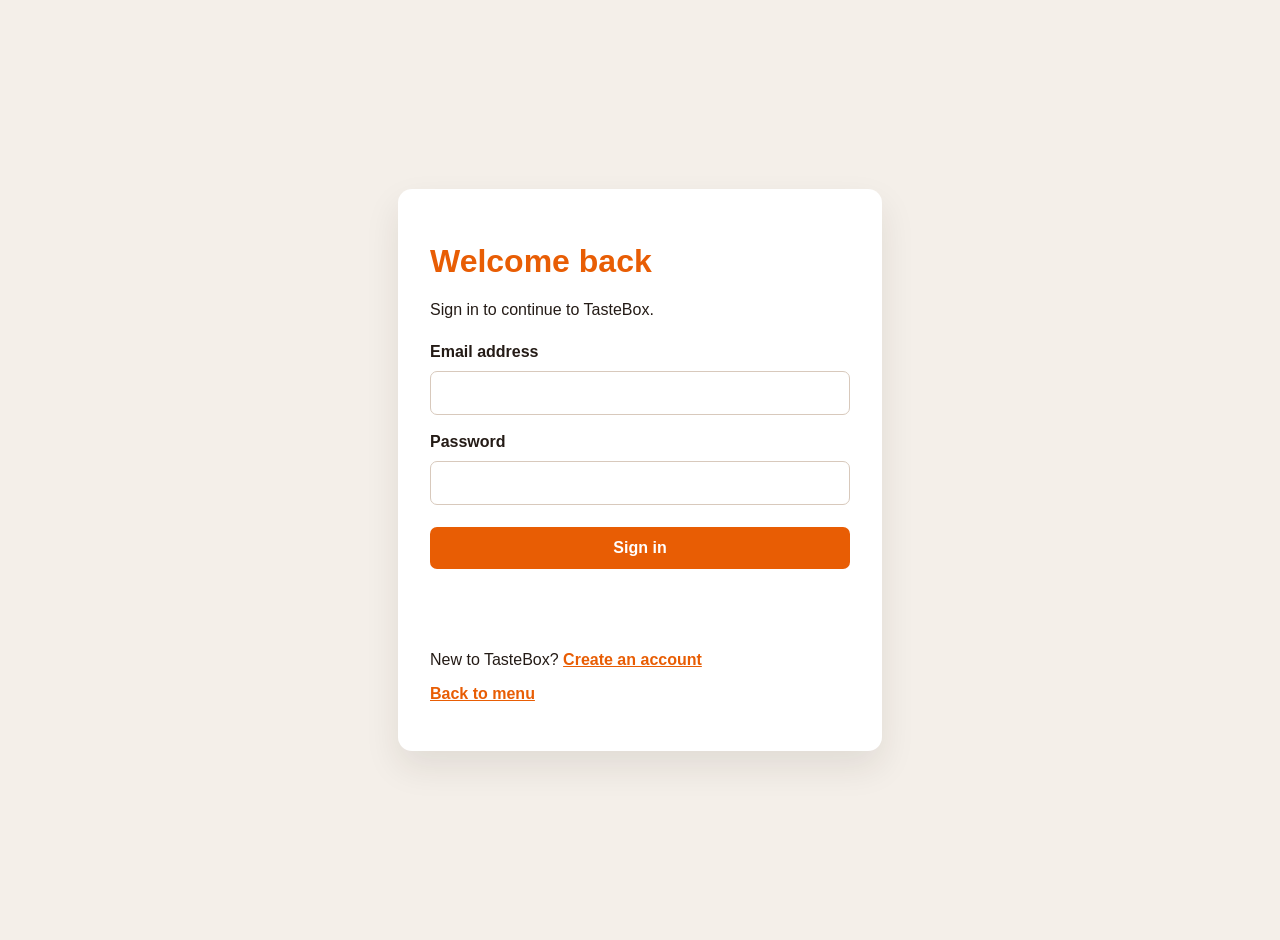
<file: Login.Html>
<!doctype html>
<html lang="en">
  <head>
    <meta charset="UTF-8" />
    <meta name="viewport" content="width=device-width, initial-scale=1.0" />
    <title>Sign in | TasteBox</title>
    <style>
      body {
        font-family: Arial, sans-serif;
        background: #f4efe9;
        display: grid;
        place-items: center;
        min-height: 100vh;
        margin: 0;
        padding: 20px;
        color: #241b16;
      }
      main {
        width: min(420px, 100%);
        background: #fff;
        padding: 32px;
        border-radius: 14px;
        box-shadow: 0 16px 35px #2c1b1318;
      }
      h1 {
        color: #e85d04;
      }
      form {
        display: grid;
        gap: 10px;
      }
      label {
        font-weight: 700;
        margin-top: 8px;
      }
      input,
      button {
        font: inherit;
        padding: 12px;
        border-radius: 7px;
      }
      input {
        border: 1px solid #d8c9bc;
      }
      button {
        border: 0;
        background: #e85d04;
        color: #fff;
        font-weight: 700;
        cursor: pointer;
        margin-top: 12px;
      }
      a {
        color: #e85d04;
        font-weight: 700;
      }
      .message {
        min-height: 24px;
        font-weight: 700;
      }
      .error {
        color: #b91c1c;
      }
      .success {
        color: #15803d;
      }
    </style>
  </head>
  <body>
    <main>
      <h1>Welcome back</h1>
      <p>Sign in to continue to TasteBox.</p>
      <form id="loginForm">
        <label for="email">Email address</label
        ><input id="email" type="email" required />
        <label for="password">Password</label
        ><input id="password" type="password" required />
        <button type="submit">Sign in</button>
        <p id="message" class="message" role="alert"></p>
      </form>
      <p>New to TasteBox? <a href="register.html">Create an account</a></p>
      <p><a href="index.html">Back to menu</a></p>
    </main>
    <script>
      document
        .querySelector("#loginForm")
        .addEventListener("submit", (event) => {
          event.preventDefault();
          const email = document
            .querySelector("#email")
            .value.trim()
            .toLowerCase();
          const password = document.querySelector("#password").value;
          const users = JSON.parse(
            localStorage.getItem("tasteboxUsers") || "[]",
          );
          const user = users.find(
            (account) =>
              account.email === email && account.password === password,
          );
          const message = document.querySelector("#message");
          if (!user) {
            message.textContent = "Incorrect email or password.";
            message.className = "message error";
            return;
          }
          localStorage.setItem(
            "tasteboxCurrentUser",
            JSON.stringify({ name: user.name, email: user.email }),
          );
          message.textContent = "Signed in successfully.";
          message.className = "message success";
          setTimeout(() => {
            window.location.href = "index.html";
          }, 500);
        });
    </script>
  </body>
</html>
</file>
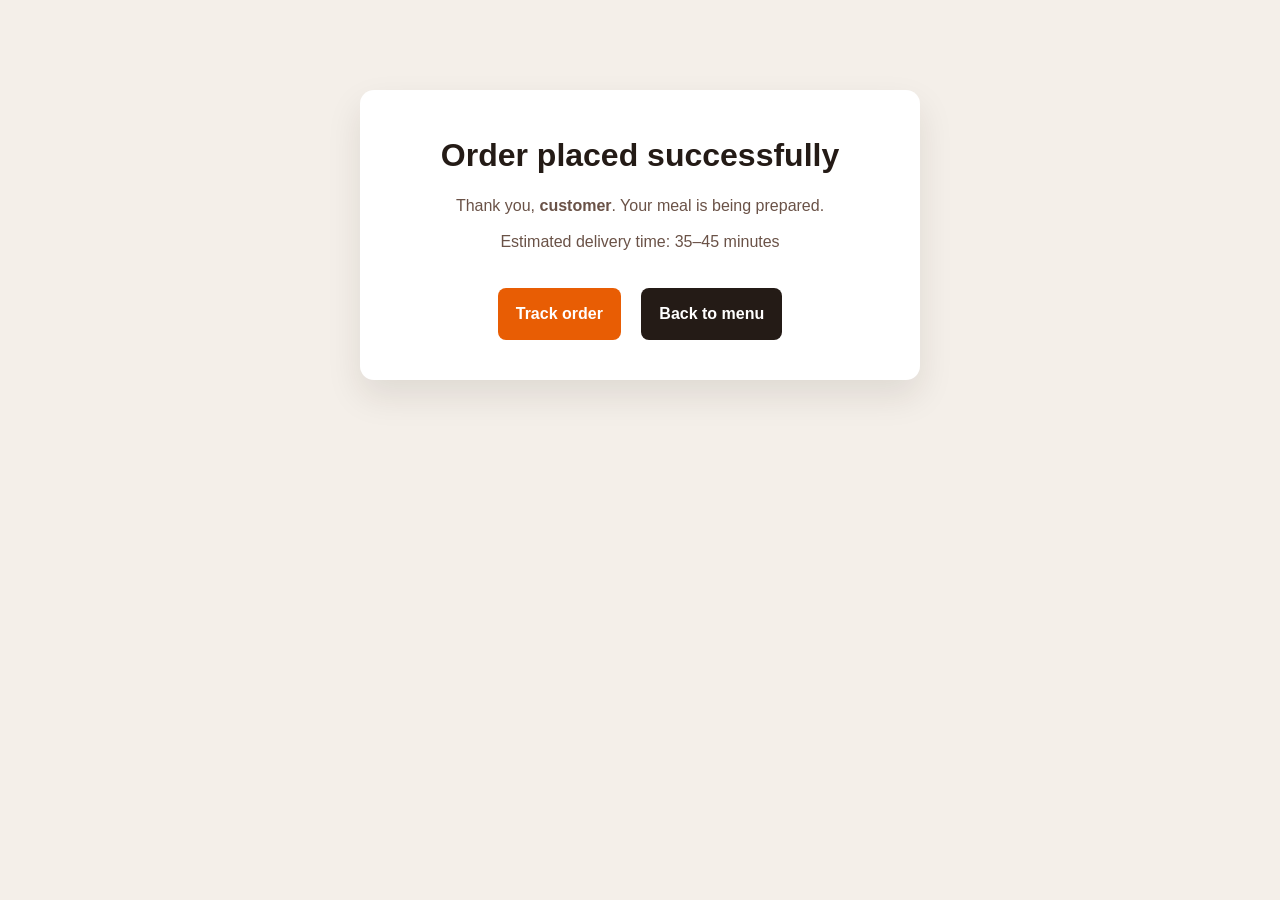
<file: order-confirmation.html>
<!doctype html>
<html lang="en">
  <head>
    <meta charset="UTF-8" />
    <meta name="viewport" content="width=device-width, initial-scale=1.0" />
    <title>Order Confirmed | TasteBox</title>
    <link rel="stylesheet" href="style.css" />
    <style>
      body {
        background: #f4efe9;
      }
      .confirmation {
        width: min(560px, 90%);
        margin: 90px auto;
        padding: 40px;
        text-align: center;
        background: white;
        border-radius: 14px;
        box-shadow: 0 16px 35px rgba(44, 27, 19, 0.1);
      }
      .confirmation h1 {
        color: #241b16;
        margin-bottom: 12px;
      }
      .confirmation p {
        color: #6a5247;
        margin: 10px 0;
      }
      .order-number {
        color: #e85d04;
        font-size: 1.4rem;
        font-weight: 800;
      }
      a {
        display: inline-block;
        margin: 24px 8px 0;
        padding: 13px 18px;
        border-radius: 8px;
        background: #e85d04;
        color: white;
        font-weight: 800;
        text-decoration: none;
      }
      a.secondary {
        background: #241b16;
      }
    </style>
  </head>
  <body>
    <main class="confirmation">
      <h1>Order placed successfully</h1>
      <p>
        Thank you, <strong id="customer-name">customer</strong>. Your meal is
        being prepared.
      </p>
      <p class="order-number" id="order-number"></p>
      <p>Estimated delivery time: 35–45 minutes</p>
      <a href="track-order.html">Track order</a>
      <a class="secondary" href="index.html">Back to menu</a>
    </main>
    <script>
      const order = JSON.parse(
        localStorage.getItem("tastebox-order") || "null",
      );
      if (order) {
        document.getElementById("customer-name").textContent = order.name;
        document.getElementById("order-number").textContent =
          `Order number: ${order.number}`;
      }
    </script>
  </body>
</html>
</file>
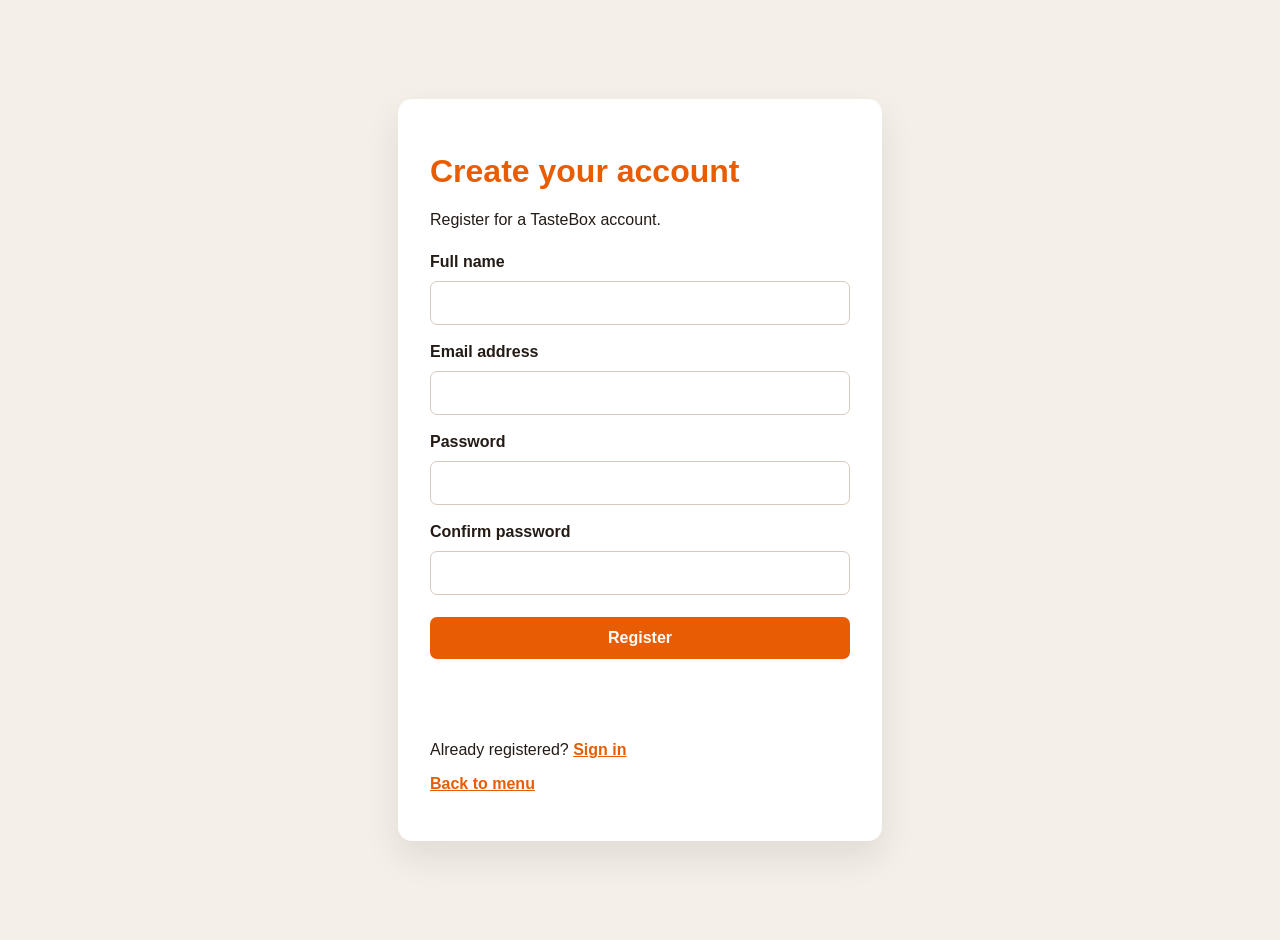
<file: register.html>
<!doctype html>
<html lang="en">
  <head>
    <meta charset="UTF-8" />
    <meta name="viewport" content="width=device-width, initial-scale=1.0" />
    <title>Create account | TasteBox</title>
    <style>
      body {
        font-family: Arial, sans-serif;
        background: #f4efe9;
        display: grid;
        place-items: center;
        min-height: 100vh;
        margin: 0;
        padding: 20px;
        color: #241b16;
      }
      main {
        width: min(420px, 100%);
        background: #fff;
        padding: 32px;
        border-radius: 14px;
        box-shadow: 0 16px 35px #2c1b1318;
      }
      h1 {
        color: #e85d04;
      }
      form {
        display: grid;
        gap: 10px;
      }
      label {
        font-weight: 700;
        margin-top: 8px;
      }
      input,
      button {
        font: inherit;
        padding: 12px;
        border-radius: 7px;
      }
      input {
        border: 1px solid #d8c9bc;
      }
      button {
        border: 0;
        background: #e85d04;
        color: #fff;
        font-weight: 700;
        cursor: pointer;
        margin-top: 12px;
      }
      a {
        color: #e85d04;
        font-weight: 700;
      }
      .message {
        min-height: 24px;
        font-weight: 700;
      }
      .error {
        color: #b91c1c;
      }
      .success {
        color: #15803d;
      }
    </style>
  </head>
  <body>
    <main>
      <h1>Create your account</h1>
      <p>Register for a TasteBox account.</p>
      <form id="registerForm">
        <label for="name">Full name</label
        ><input id="name" type="text" required />
        <label for="email">Email address</label
        ><input id="email" type="email" required />
        <label for="password">Password</label
        ><input id="password" type="password" minlength="6" required />
        <label for="confirmPassword">Confirm password</label
        ><input id="confirmPassword" type="password" minlength="6" required />
        <button type="submit">Register</button>
        <p id="message" class="message" role="alert"></p>
      </form>
      <p>Already registered? <a href="Login.Html">Sign in</a></p>
      <p><a href="index.html">Back to menu</a></p>
    </main>
    <script>
      document
        .querySelector("#registerForm")
        .addEventListener("submit", (event) => {
          event.preventDefault();
          const name = document.querySelector("#name").value.trim();
          const email = document
            .querySelector("#email")
            .value.trim()
            .toLowerCase();
          const password = document.querySelector("#password").value;
          const confirmPassword =
            document.querySelector("#confirmPassword").value;
          const message = document.querySelector("#message");
          const users = JSON.parse(
            localStorage.getItem("tasteboxUsers") || "[]",
          );
          if (password !== confirmPassword) {
            message.textContent = "Passwords do not match.";
            message.className = "message error";
            return;
          }
          if (users.some((account) => account.email === email)) {
            message.textContent = "That email is already registered.";
            message.className = "message error";
            return;
          }
          users.push({ name, email, password });
          localStorage.setItem("tasteboxUsers", JSON.stringify(users));
          message.textContent = "Account created. Redirecting to sign in...";
          message.className = "message success";
          setTimeout(() => {
            window.location.href = "Login.Html";
          }, 700);
        });
    </script>
  </body>
</html>
</file>
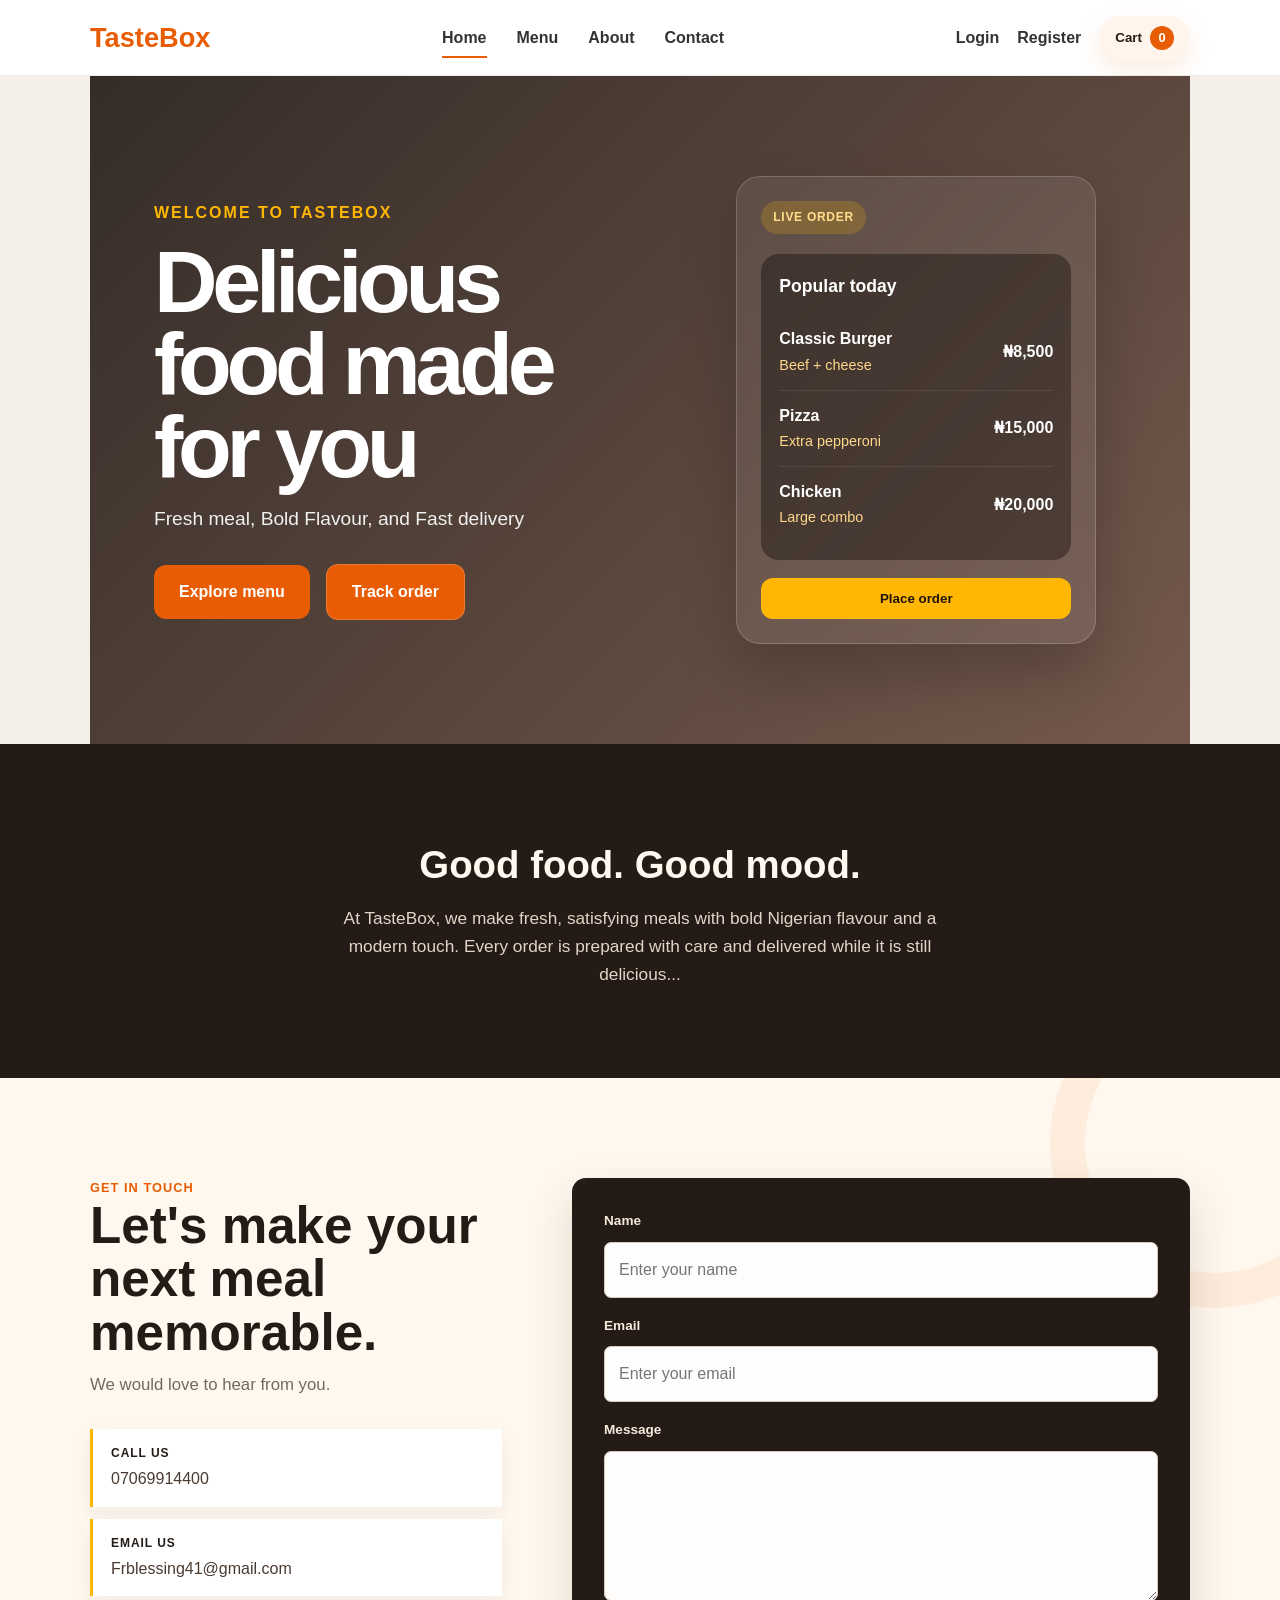
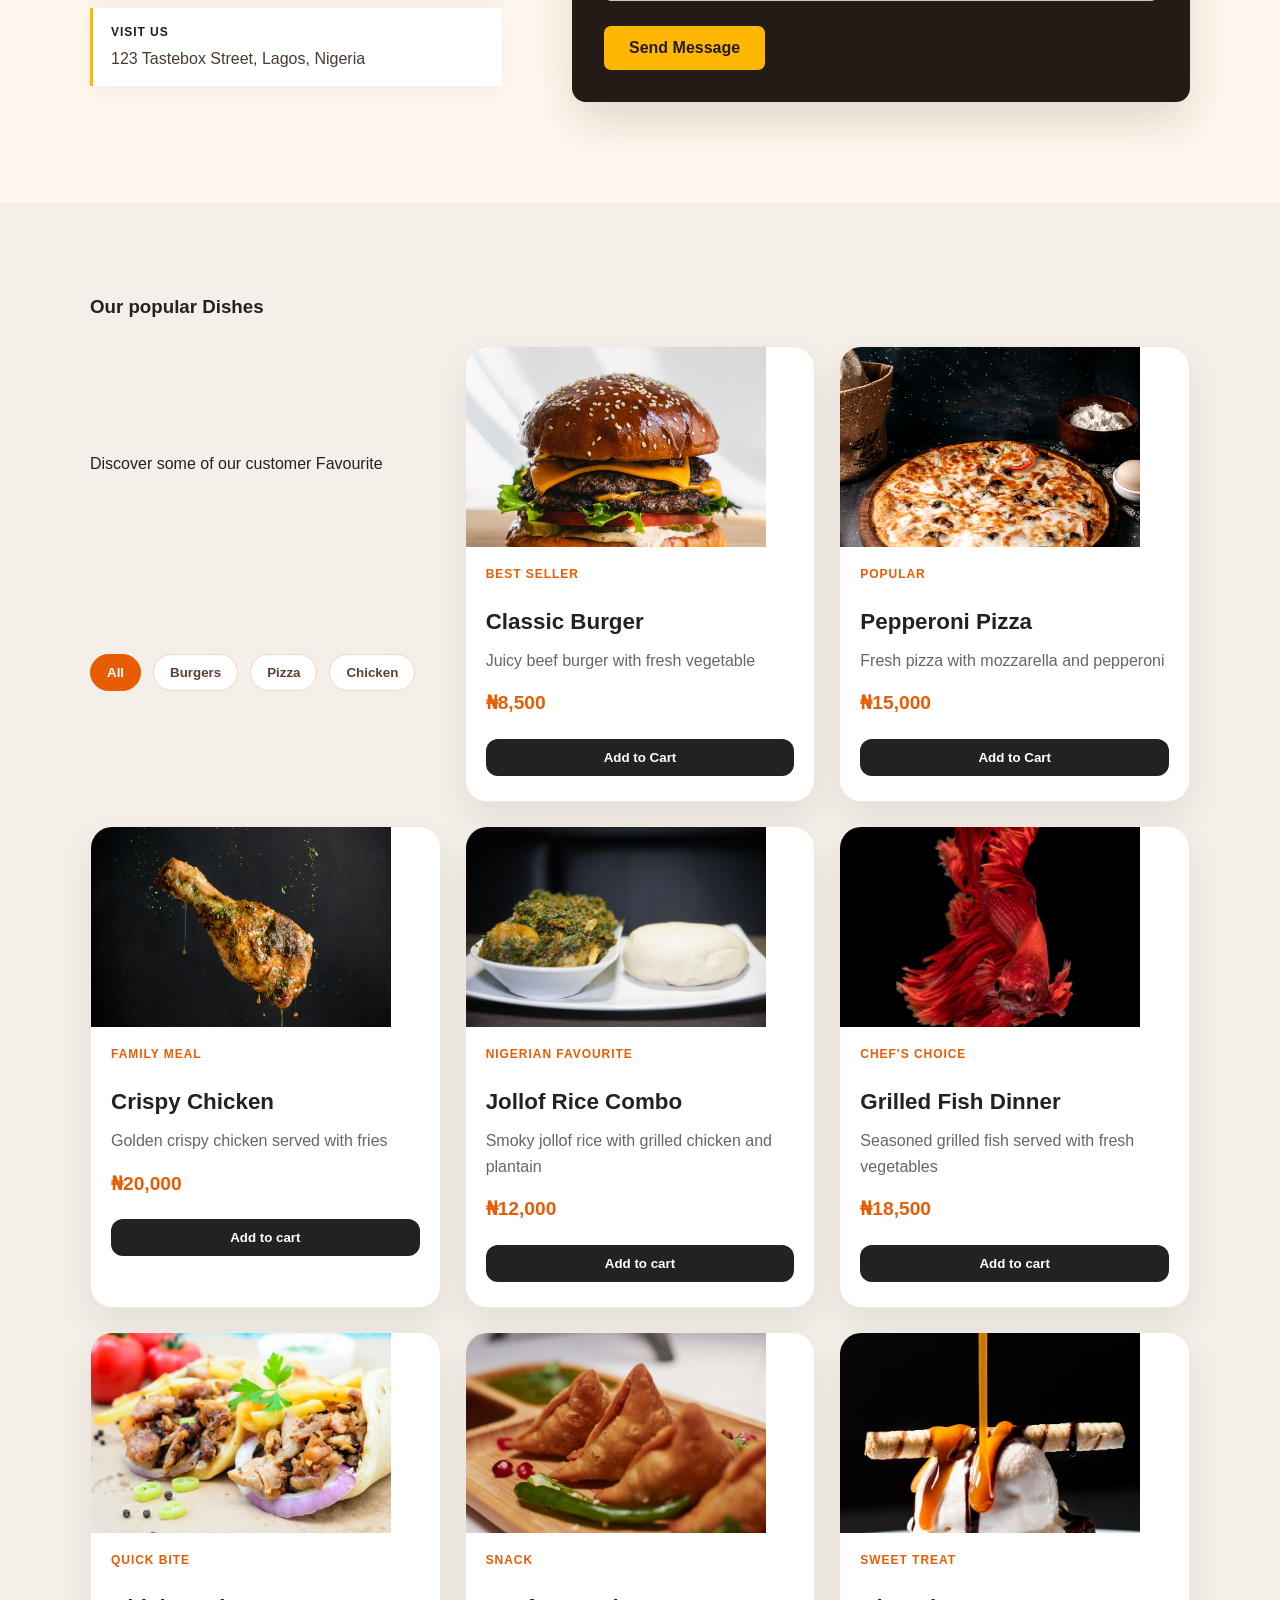
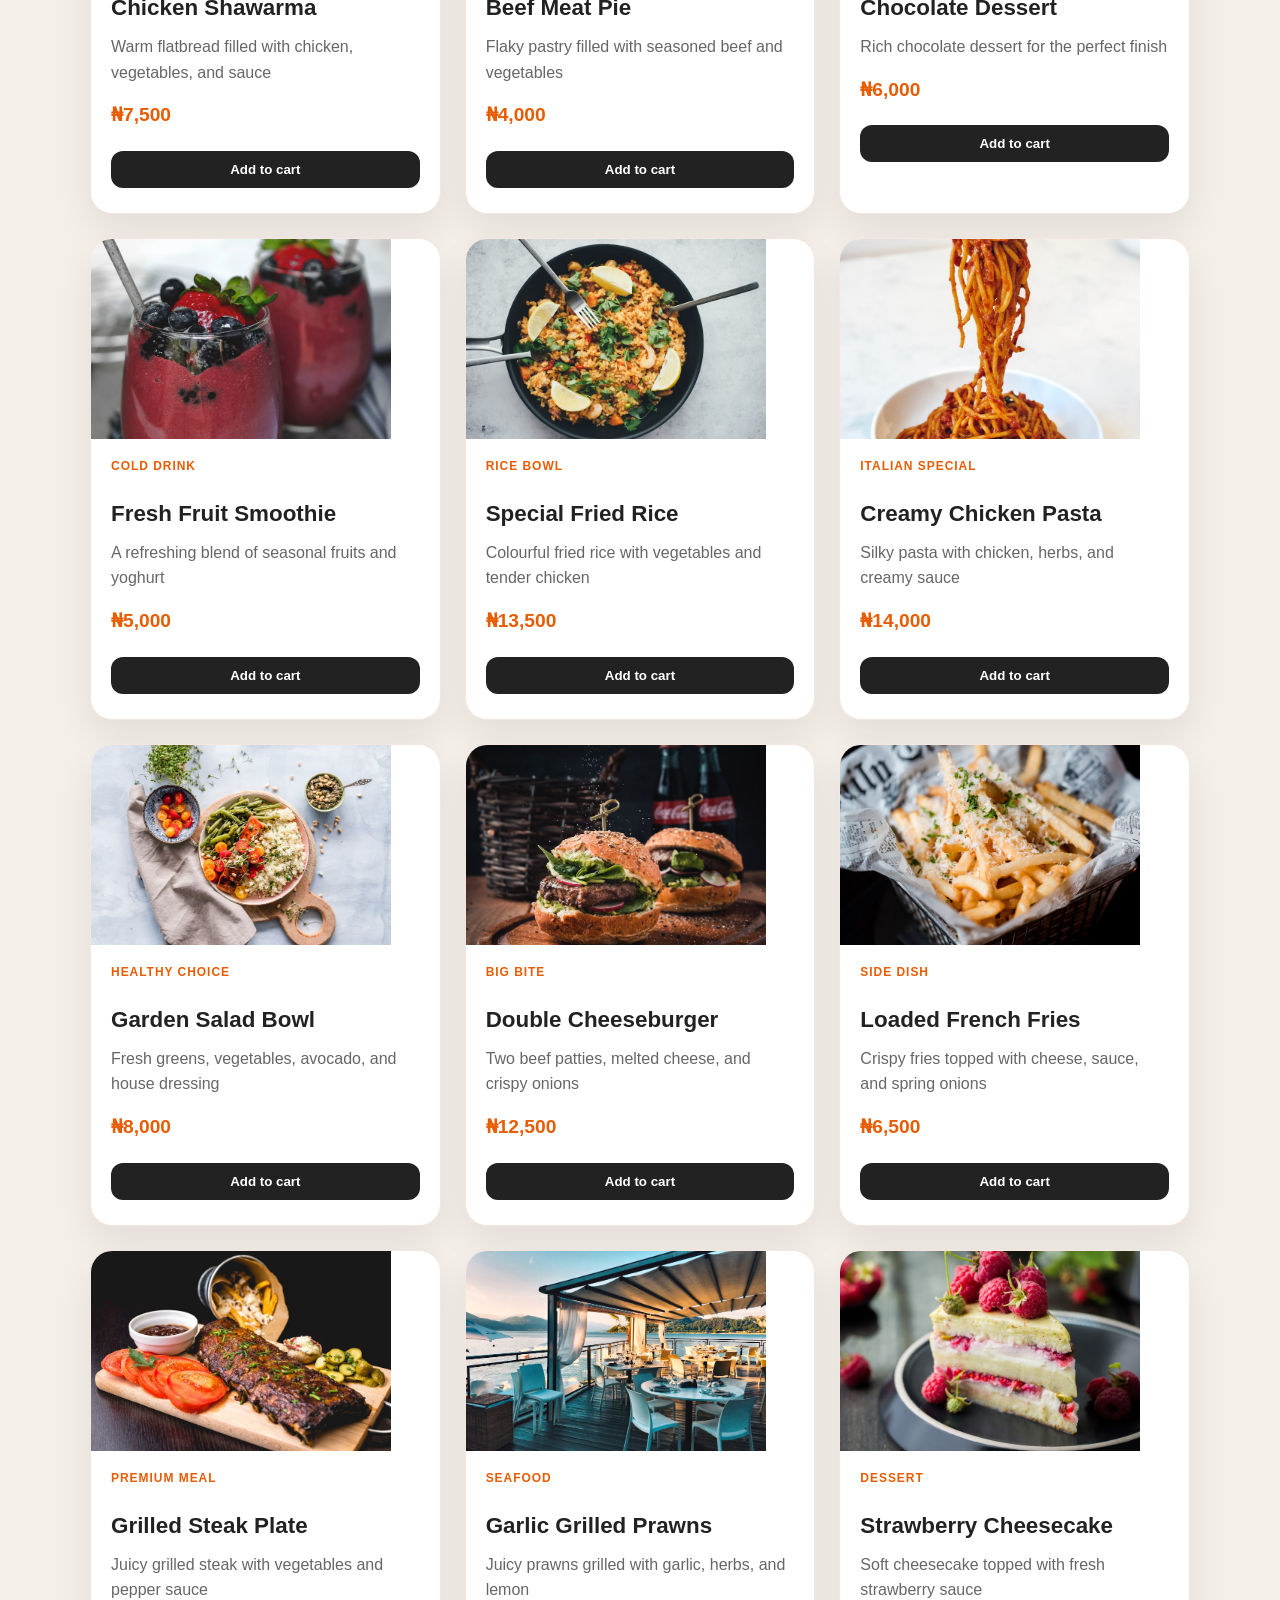
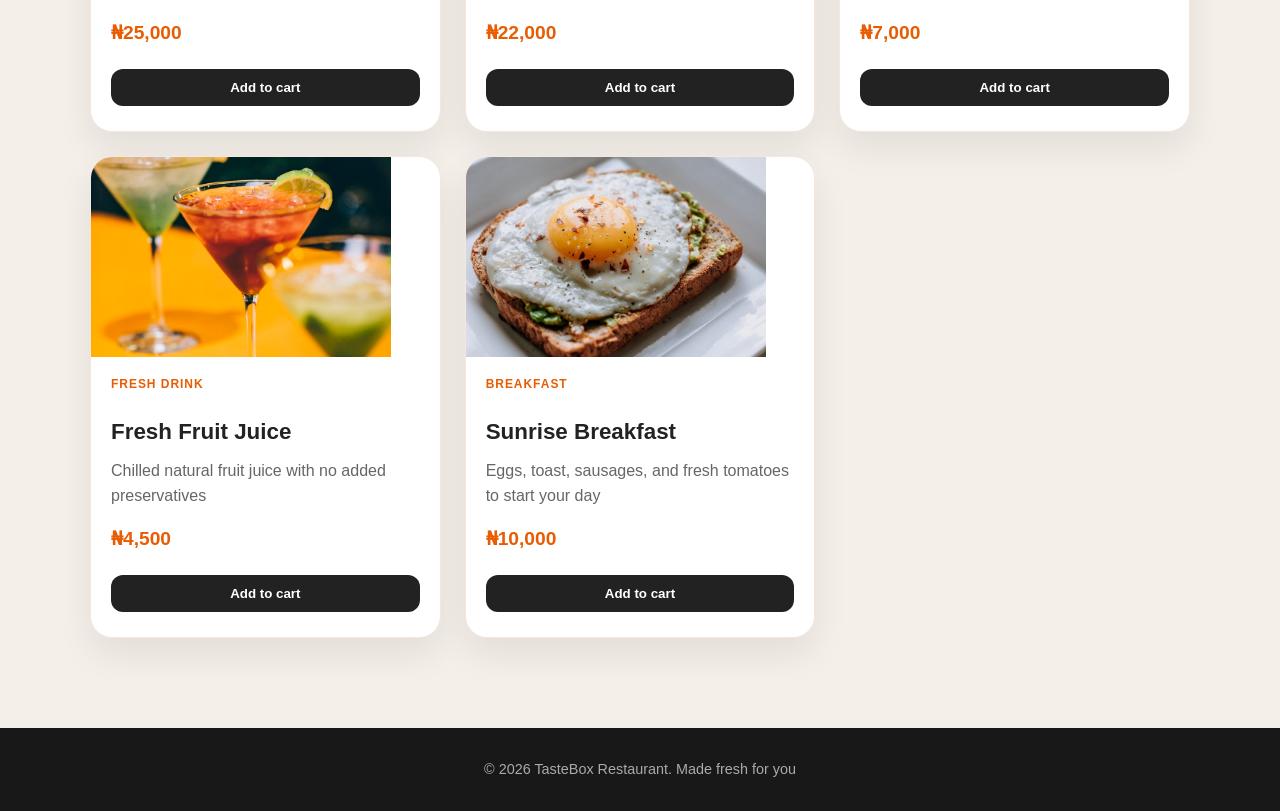
<file: TasteBox.html>
<!doctype html>
<html lang="en">
  <head>
    <meta charset="UTF-8" />
    <meta
      name="viewport"
      content="width=device-width, 
    initial-scale=1.0"
    />
    <title>TasteBox-Restaurant</title>
    <link rel="stylesheet" href="style.css" />
    <style>
      * {
        margin: 0;
        padding: 0;
        box-sizing: border-box;
      }
      html {
        scroll-behavior: smooth;
      }

      body {
        font-family: Arial, Helvetica, sans-serif;
        color: #222;
        background: #f4efe9;
        line-height: 1.6;
        min-height: 100vh;
      }

      header {
        background: #ffffff;
        border-bottom: 1px solid #eeeeee;
        position: sticky;
        top: 0;
        z-index: 100;
      }
      nav {
        width: min(1100px, 90%);
        margin: auto;
        min-height: 75px;
        display: flex;
        align-items: center;
        justify-content: space-between;
        gap: 22px;
        padding: 8px 0;
      }
      nav > a:first-child {
        color: #e85d04;
        font-size: 1.7rem;
        font-weight: 800;
        text-decoration: none;
        display: inline-block;
        animation: tasteBoxFloat 2.8s ease-in-out infinite alternate;
      }

      @keyframes tasteBoxFloat {
        0% {
          transform: translateY(0) scale(1);
          text-shadow: 0 0 0 rgba(232, 93, 4, 0.2);
        }
        50% {
          transform: translateY(-5px) scale(1.04);
          text-shadow: 0 8px 18px rgba(232, 93, 4, 0.35);
        }
        100% {
          transform: translateY(2px) scale(1);
          text-shadow: 0 0 0 rgba(232, 93, 4, 0.2);
        }
      }

      nav div {
        display: flex;
        gap: 30px;
        align-items: center;
      }

      .nav-right {
        gap: 18px;
      }
      nav div a {
        color: #333;
        text-decoration: none;
        font-size: 1rem;
        font-weight: 600;
        transition: 0.3s ease;
      }

      nav div a:hover {
        color: #e85d04;
      }
      nav > a:last-child:hover {
        background: #c94d00;
        color: white;
        padding: 11px 20px;
        border-radius: 8px;
        text-decoration: none;
        font-weight: 700;
        transition: 0.3s;
      }

      nav > a:last-child {
        padding: 11px 20px;
        border-radius: 8px;
        background: #e85d04;
        color: white;
        text-decoration: none;
        font-weight: 700;
      }

      .cart-badge {
        border: none;
        background: #fff5ed;
        color: #241b16;
        padding: 10px 16px;
        border-radius: 999px;
        font-weight: 700;
        display: inline-flex;
        align-items: center;
        gap: 8px;
        cursor: pointer;
        box-shadow: 0 10px 24px rgba(232, 93, 4, 0.12);
        transition: transform 0.2s ease;
      }

      .cart-badge:hover {
        transform: translateY(-2px);
      }

      .cart-badge span {
        display: inline-flex;
        align-items: center;
        justify-content: center;
        width: 24px;
        height: 24px;
        border-radius: 50%;
        background: #e85d04;
        color: white;
        font-size: 0.8rem;
      }

      main > section:first-child {
        min-height: 620px;
        padding: 100px 5%;
        display: grid;
        grid-template-columns: 1.1fr 0.9fr;
        align-items: center;
        gap: 40px;
        background:
          linear-gradient(135deg, rgba(26, 17, 13, 0.88), rgba(85, 52, 37, 0.8)),
          url("https://images.unsplash.com/photo-1504674900247-0877df9cc836?auto=format&fit=crop&w=1400&q=80") center/cover no-repeat;
        color: white;
      }

      .hero-copy {
        display: flex;
        flex-direction: column;
        justify-content: center;
      }

      main > section:first-child p:first-child {
        color: #ffb703;
        font-size: 1rem;
        font-weight: 800;
        text-transform: uppercase;
        letter-spacing: 2px;
      }

      main > section:first-child h1 {
        max-width: 750px;
        margin: 15px 0;
        font-size: clamp(2.8rem, 7vw, 5.5rem);
        line-height: 0.94;
        letter-spacing: -0.06em;
      }

      main > section:first-child p:nth-of-type(2) {
        max-width: 550px;
        margin-bottom: 30px;
        font-size: 1.2rem;
        color: #f1f1f1;
      }

      .hero-actions {
        display: flex;
        gap: 16px;
        flex-wrap: wrap;
        align-items: center;
      }

      main > section:first-child a {
        display: inline-block;
        padding: 14px 25px;
        background: #e85d04;
        color: white;
        border-radius: 12px;
        text-decoration: none;
        font-weight: 700;
        transition: 0.3s;
      }

      .secondary-btn {
        display: inline-block;
        padding: 14px 25px;
        border-radius: 12px;
        background: rgba(255, 255, 255, 0.08);
        border: 1px solid rgba(255, 255, 255, 0.18);
        color: white;
        text-decoration: none;
        font-weight: 700;
      }

      main > section:first-child a:hover {
        background: #ff7b22;
        transform: translateY(-2px);
      }

      .hero-app-card {
        background: rgba(255, 255, 255, 0.08);
        border: 1px solid rgba(255, 255, 255, 0.18);
        backdrop-filter: blur(8px);
        border-radius: 24px;
        padding: 24px;
        box-shadow: 0 30px 60px rgba(0, 0, 0, 0.2);
        width: min(100%, 360px);
        justify-self: center;
      }

      .hero-app-card:hover {
        transform: translateY(-3px);
        transition: transform 0.3s ease;
      }

      .status-pill {
        display: inline-flex;
        background: rgba(255, 183, 3, 0.2);
        color: #ffdd8d;
        padding: 7px 12px;
        border-radius: 999px;
        font-size: 0.75rem;
        font-weight: 800;
        letter-spacing: 0.06em;
        text-transform: uppercase;
      }

      .order-preview {
        margin-top: 20px;
        background: rgba(15, 11, 9, 0.4);
        border-radius: 18px;
        padding: 18px;
      }

      .order-preview h3 {
        font-size: 1.1rem;
        margin-bottom: 14px;
      }

      .mini-order-item {
        display: flex;
        align-items: center;
        justify-content: space-between;
        padding: 12px 0;
        border-bottom: 1px solid rgba(255, 255, 255, 0.08);
      }

      .mini-order-item:last-child {
        border-bottom: none;
      }

      .mini-order-item strong {
        display: block;
      }

      .mini-order-item span {
        color: #ffd88a;
        font-size: 0.9rem;
      }

      .mini-order-price {
        font-size: 1rem;
        font-weight: 800;
      }

      .app-cta {
        margin-top: 18px;
        width: 100%;
        border: none;
        background: #ffb703;
        color: #20140d;
        font-weight: 800;
        padding: 13px 16px;
        border-radius: 12px;
        cursor: pointer;
      }

      main > section {
        width: min(1100px, 90%);
        margin: auto;
        padding: 90px 0;
      }

      main > section h2 {
        margin-bottom: 10px;
        font-size: 2.4rem;
        color: #222;
      }

      #about {
        background: #241b16;
        color: #fff8ef;
        width: 100%;
        max-width: none;
        padding: 90px max(5%, calc((100% - 1100px) / 2));
        text-align: center;
      }

      #about h2 {
        color: #fff8ef;
      }

      #about p {
        max-width: 650px;
        margin: 0 auto;
        color: #e4d4c7;
        font-size: 1.08rem;
      }

      #menu {
        scroll-margin-top: 90px;
      }

      section[id] {
        scroll-margin-top: 90px;
      }

      nav div a {
        position: relative;
      }

      nav div a::after {
        content: "";
        position: absolute;
        left: 0;
        right: 0;
        bottom: -8px;
        height: 2px;
        background: #e85d04;
        transform: scaleX(0);
        transition: transform 0.25s ease;
      }

      nav div a:hover::after,
      nav div a.active::after {
        transform: scaleX(1);
      }

      main > section > p {
        color: #666;
      }

      #contact {
        width: 100%;
        max-width: none;
        padding: 100px max(5%, calc((100% - 1100px) / 2));
        background: #fff8ef;
        display: grid;
        grid-template-columns: minmax(0, 0.8fr) minmax(0, 1.2fr);
        gap: 70px;
        align-items: start;
        position: relative;
        overflow: hidden;
      }
      #contact h2 {
        margin-bottom: 12px;
        color: #241b16;
        font-size: clamp(2.2rem, 4vw, 3.5rem);
        line-height: 1.05;
      }

      #contact > div:first-child {
        position: relative;
        z-index: 1;
      }

      #contact > div:first-child > p:first-of-type {
        color: #e85d04;
        font-weight: 800;
        letter-spacing: 0.08em;
        text-transform: uppercase;
        font-size: 0.8rem;
      }

      #contact > div:first-child > p:nth-of-type(2) {
        color: #75685f;
        font-size: 1.05rem;
        margin-bottom: 30px;
      }

      .contact-details {
        display: grid;
        gap: 12px;
      }

      .contact-details p {
        margin: 0;
        padding: 15px 18px;
        border-left: 3px solid #ffb703;
        background: white;
        color: #4a3b32;
        box-shadow: 0 8px 22px rgba(72, 42, 20, 0.06);
      }

      .contact-details strong {
        display: block;
        color: #241b16;
        font-size: 0.75rem;
        letter-spacing: 0.08em;
        text-transform: uppercase;
        margin-bottom: 3px;
      }

      #contact form {
        width: 100%;
        min-width: 0;
        max-width: 650px;
        margin: 0;
        padding: 32px;
        display: flex;
        flex-direction: column;
        gap: 10px;
        background: #241b16;
        border-radius: 14px;
        box-shadow: 0 20px 45px rgba(72, 42, 20, 0.16);
        position: relative;
        z-index: 1;
      }

      #contact form label {
        color: #f8e9dc;
        font-size: 0.85rem;
        font-weight: 700;
        margin-top: 7px;
      }

      #contact form > label:first-child {
        margin-top: 0;
      }

      #contact input,
      #contact textarea {
        width: 100%;
        padding: 14px;
        border: 1px solid #d8c9bc;
        border-radius: 7px;
        background: #fffdfb;
        color: #241b16;
        font: inherit;
        outline: none;
        transition: 0.3s;
      }

      #contact input:focus,
      #contact textarea:focus {
        border-color: #ffb703;
        box-shadow: 0 0 0 3px rgba(255, 183, 3, 0.18);
      }

      #contact textarea {
        min-height: 150px;
        resize: vertical;
      }

      #contact button {
        width: fit-content;
        margin-top: 15px;
        padding: 13px 25px;
        border: none;
        border-radius: 7px;
        background: #ffb703;
        color: #241b16;
        font-size: 1rem;
        font-weight: 800;
        cursor: pointer;
        transition: 0.3s;
      }

      #contact button:hover {
        background: #ffd166;
        transform: translateY(-2px);
      }

      #contact::after {
        content: "";
        width: 260px;
        height: 260px;
        position: absolute;
        right: -100px;
        top: -100px;
        border: 35px solid rgba(232, 93, 4, 0.08);
        border-radius: 50%;
      }

      main > section:nth-of-type(3) {
        max-width: 1100px;
      }

      .menu-toolbar {
        display: flex;
        justify-content: space-between;
        align-items: center;
        gap: 16px;
        margin: 25px 0 30px;
        flex-wrap: wrap;
      }

      .category-pills {
        display: flex;
        flex-wrap: wrap;
        gap: 12px;
      }

      .category-pills button {
        border: 1px solid #f3d7c3;
        background: white;
        color: #5e4034;
        padding: 10px 16px;
        border-radius: 999px;
        font-weight: 700;
        cursor: pointer;
      }

      .category-pills button.active {
        background: #e85d04;
        border-color: #e85d04;
        color: white;
      }

      #menu {
        display: grid;
        grid-template-columns: repeat(3, minmax(0, 1fr));
        gap: 24px;
      }

      #menu > h3 {
        grid-column: 1 / -1;
        margin-bottom: 0;
      }

      #menu > article {
        width: 100%;
        margin: 0;
        display: flex;
        flex-direction: column;
        background: white;
        border-radius: 22px;
        overflow: hidden;
        box-shadow: 0 16px 35px rgba(44, 27, 19, 0.08);
        transition:
          transform 0.3s ease,
          box-shadow 0.3s ease;
        border: 1px solid #f5e7df;
      }

      #menu > article:hover {
        transform: translateY(-8px);
        box-shadow: 0 20px 40px rgba(44, 27, 19, 0.12);
      }

      article img {
        width: 100%;
        height: 230px;
        display: block;
        object-fit: cover;
      }

      article h3 {
        margin: 20px 20px 8px;
        font-size: 1.4rem;
      }

      article p {
        margin: 0 20px 15px;
        color: #666;
      }

      .food-tag {
        display: inline-block;
        margin: 18px 20px 0;
        color: #e85d04;
        font-size: 0.75rem;
        font-weight: 800;
        letter-spacing: 0.08em;
        text-transform: uppercase;
      }

      article strong {
        display: block;
        margin: 0 20px 20px;
        color: #e85d04;
        font-size: 1.2rem;
      }

      article button {
        margin: 0 20px 25px;
        padding: 11px 18px;
        border: none;
        border-radius: 12px;
        background: #222;
        color: white;
        font-weight: 700;
        cursor: pointer;
      }

      article button:hover {
        background: #e85d04;
      }

      main img {
        width: 300px;
        height: 200px;
        object-fit: cover;
      }

      .cart-panel {
        position: fixed;
        inset: 0;
        background: rgba(19, 14, 12, 0.56);
        display: none;
        align-items: flex-end;
        justify-content: center;
        z-index: 200;
        padding: 20px;
      }

      .cart-panel.show {
        display: flex;
      }

      .cart-sheet {
        width: min(100%, 460px);
        background: #fffaf7;
        border-radius: 24px 24px 0 0;
        padding: 20px 20px 30px;
        box-shadow: 0 -15px 40px rgba(0, 0, 0, 0.18);
      }

      .cart-sheet-header {
        display: flex;
        justify-content: space-between;
        align-items: center;
        margin-bottom: 18px;
      }

      .cart-sheet-header h3 {
        margin: 0;
        font-size: 1.5rem;
      }

      .close-cart {
        border: none;
        background: #f5e7df;
        width: 34px;
        height: 34px;
        border-radius: 50%;
        font-size: 1.2rem;
        cursor: pointer;
      }

      .cart-item-list {
        display: grid;
        gap: 12px;
        margin-bottom: 20px;
      }

      .cart-item {
        display: flex;
        align-items: center;
        justify-content: space-between;
        background: #fff;
        border: 1px solid #f0e2d8;
        border-radius: 12px;
        padding: 12px 14px;
      }

      .cart-item strong {
        display: block;
        margin-bottom: 4px;
      }

      .cart-item span {
        color: #6a5247;
        font-size: 0.86rem;
      }

      .cart-item small {
        font-weight: 800;
        color: #e85d04;
      }

      .cart-item-actions {
        display: flex;
        align-items: center;
        gap: 8px;
      }

      .quantity-button,
      .remove-item {
        border: none;
        cursor: pointer;
        font-weight: 800;
      }

      .quantity-button {
        width: 28px;
        height: 28px;
        border-radius: 50%;
        background: #f5e7df;
        color: #241b16;
      }

      .remove-item {
        background: transparent;
        color: #a43d12;
        font-size: 0.8rem;
      }

      .checkout-btn {
        width: 100%;
        border: none;
        background: #e85d04;
        color: white;
        border-radius: 12px;
        font-size: 1rem;
        font-weight: 800;
        padding: 14px 18px;
        cursor: pointer;
      }

      footer {
        padding: 30px 5%;
        color: #aaa;
        background: #181818;
        text-align: center;
      }

      footer p {
        font-size: 0.9rem;
      }

      @media (max-width: 900px) {
        nav {
          flex-wrap: wrap;
          padding: 18px 0;
          gap: 15px;
        }

        nav div {
          order: 3;
          width: 100%;
          justify-content: center;
          gap: 20px;
        }

        nav > a:last-child {
          padding: 9px 14px;
          font-size: 0.9rem;
        }

        main > section:first-child {
          min-height: 550px;
          padding: 80px 5%;
        }

        main > section:first-child h1 {
          font-size: 3rem;
        }

        main > section:nth-of-type(3) > article {
          width: 100%;
          margin: 35px 0;
        }

        #contact {
          grid-template-columns: 1fr;
          gap: 40px;
        }

        #contact form {
          max-width: none;
        }
      }

      @media (max-width: 500px) {
        nav div {
          gap: 12px;
        }

        nav div a {
          font-size: 0.9rem;
        }

        main > section:first-child h1 {
          font-size: 2.5rem;
        }

        main > section {
          padding: 60px 0;
        }
      }
    </style>
  </head>
  <body>
    <header>
      <nav>
        <a href="#home">TasteBox</a>
        <div>
          <a class="active" href="#home">Home</a>
          <a href="#menu">Menu</a>
          <a href="#about">About</a>
          <a href="#contact">Contact</a>
        </div>

        <div class="nav-right">
          <a href="../Login.Html">Login</a>
          <a href="../register.html">Register</a>
          <button class="cart-badge" type="button" id="open-cart">
            Cart <span id="cart-count">0</span>
          </button>
        </div>
      </nav>
    </header>

    <main>
        <section id="home">
          <div class="hero-copy">
            <p>Welcome to TasteBox</p>
            <h1>Delicious food made for you</h1>
            <p>Fresh meal, Bold Flavour, and Fast delivery</p>
            <div class="hero-actions">
              <a href="#menu">Explore menu</a>
              <a class="secondary-btn" href="#contact">Track order</a>
            </div>
          </div>

          <div class="hero-app-card">
            <span class="status-pill">Live order</span>
            <div class="order-preview">
              <h3>Popular today</h3>
              <div class="mini-order-item">
                <div>
                  <strong>Classic Burger</strong>
                  <span>Beef + cheese</span>
                </div>
                <div class="mini-order-price">₦8,500</div>
              </div>
              <div class="mini-order-item">
                <div>
                  <strong>Pizza</strong>
                  <span>Extra pepperoni</span>
                </div>
                <div class="mini-order-price">₦15,000</div>
              </div>
              <div class="mini-order-item">
                <div>
                  <strong>Chicken</strong>
                  <span>Large combo</span>
                </div>
                <div class="mini-order-price">₦20,000</div>
              </div>
            </div>
            <button class="app-cta" type="button">Place order</button>
          </div>
        </section>

        <section id="about">
          <h2>Good food. Good mood.</h2>
          <p>
            At TasteBox, we make fresh, satisfying meals with bold Nigerian
            flavour and a modern touch. Every order is prepared with care and
            delivered while it is still delicious...
          </p>
        </section>

        <section id="contact">
          <div>
            <p>Get in touch</p>
            <h2>Let's make your next meal memorable.</h2>
            <p>We would love to hear from you.</p>

            <div class="contact-details">
              <p><strong>Call us</strong>07069914400</p>
              <p><strong>Email us</strong>Frblessing41@gmail.com</p>
              <p>
                <strong>Visit us</strong>123 Tastebox Street, Lagos, Nigeria
              </p>
            </div>
          </div>

          <form>
            <label for="name">Name</label>
            <input
              type="text"
              id="name"
              name="name"
              placeholder="Enter your name"
            />

            <label for="email">Email</label>
            <input
              type="email"
              id="email"
              name="email"
              placeholder="Enter your email"
            />

            <label for="message">Message</label>
            <textarea
              id="message"
              name="message"
              placeholder="Enter your message"
            >
            </textarea>

            <button type="submit">Send Message</button>
          </form>
        </section>

        <section id="menu">
          <h3>Our popular Dishes</h3>
          <div class="menu-toolbar">
            <p>Discover some of our customer Favourite</p>
            <div class="category-pills">
              <button class="active" type="button">All</button>
              <button type="button">Burgers</button>
              <button type="button">Pizza</button>
              <button type="button">Chicken</button>
            </div>
          </div>

          <article>
            <img src="Burger.jpg" alt="Classic beef burger" />
            <span class="food-tag">Best seller</span>
            <h3>Classic Burger</h3>
            <p>Juicy beef burger with fresh vegetable</p>
            <strong> ₦8,500 </strong>
            <button class="add-to-cart" type="button">Add to Cart</button>
          </article>

          <article>
            <img src="Pizza.jpg" alt="Pizza" />
            <span class="food-tag">Popular</span>
            <h3>Pepperoni Pizza</h3>
            <p>Fresh pizza with mozzarella and pepperoni</p>
            <strong> ₦15,000 </strong>
            <button class="add-to-cart" type="button">Add to Cart</button>
          </article>

          <article>
            <img src="chicken.jpg" alt="Chicken" />
            <span class="food-tag">Family meal</span>
            <h3>Crispy Chicken</h3>
            <p>Golden crispy chicken served with fries</p>
            <strong> ₦20,000 </strong>
            <button class="add-to-cart" type="button">Add to cart</button>
          </article>

          <article>
            <img
              src="jollof-rice.jpg"
              alt="Jollof rice with chicken"
            />
            <span class="food-tag">Nigerian favourite</span>
            <h3>Jollof Rice Combo</h3>
            <p>Smoky jollof rice with grilled chicken and plantain</p>
            <strong> ₦12,000 </strong>
            <button class="add-to-cart" type="button">Add to cart</button>
          </article>

          <article>
            <img
              src="grilled-fish.jpg"
              alt="Grilled fish with vegetables"
            />
            <span class="food-tag">Chef's choice</span>
            <h3>Grilled Fish Dinner</h3>
            <p>Seasoned grilled fish served with fresh vegetables</p>
            <strong> ₦18,500 </strong>
            <button class="add-to-cart" type="button">Add to cart</button>
          </article>

          <article>
            <img
              src="chicken-shawarma.jpg"
              alt="Chicken shawarma wrap"
            />
            <span class="food-tag">Quick bite</span>
            <h3>Chicken Shawarma</h3>
            <p>Warm flatbread filled with chicken, vegetables, and sauce</p>
            <strong> ₦7,500 </strong>
            <button class="add-to-cart" type="button">Add to cart</button>
          </article>

          <article>
            <img
              src="beef-meat-pie.jpg"
              alt="Golden meat pies"
            />
            <span class="food-tag">Snack</span>
            <h3>Beef Meat Pie</h3>
            <p>Flaky pastry filled with seasoned beef and vegetables</p>
            <strong> ₦4,000 </strong>
            <button class="add-to-cart" type="button">Add to cart</button>
          </article>

          <article>
            <img
              src="chocolate-dessert.jpg"
              alt="Chocolate dessert"
            />
            <span class="food-tag">Sweet treat</span>
            <h3>Chocolate Dessert</h3>
            <p>Rich chocolate dessert for the perfect finish</p>
            <strong> ₦6,000 </strong>
            <button class="add-to-cart" type="button">Add to cart</button>
          </article>

          <article>
            <img
              src="fruit-smoothie.jpg"
              alt="Fresh fruit smoothie"
            />
            <span class="food-tag">Cold drink</span>
            <h3>Fresh Fruit Smoothie</h3>
            <p>A refreshing blend of seasonal fruits and yoghurt</p>
            <strong> ₦5,000 </strong>
            <button class="add-to-cart" type="button">Add to cart</button>
          </article>

          <article>
            <img src="fried-rice.jpg" alt="Fried rice with vegetables" />
            <span class="food-tag">Rice bowl</span>
            <h3>Special Fried Rice</h3>
            <p>Colourful fried rice with vegetables and tender chicken</p>
            <strong> ₦13,500 </strong>
            <button class="add-to-cart" type="button">Add to cart</button>
          </article>

          <article>
            <img src="chicken-pasta.jpg" alt="Creamy pasta dish" />
            <span class="food-tag">Italian special</span>
            <h3>Creamy Chicken Pasta</h3>
            <p>Silky pasta with chicken, herbs, and creamy sauce</p>
            <strong> ₦14,000 </strong>
            <button class="add-to-cart" type="button">Add to cart</button>
          </article>

          <article>
            <img src="garden-salad.jpg" alt="Vegetable salad bowl" />
            <span class="food-tag">Healthy choice</span>
            <h3>Garden Salad Bowl</h3>
            <p>Fresh greens, vegetables, avocado, and house dressing</p>
            <strong> ₦8,000 </strong>
            <button class="add-to-cart" type="button">Add to cart</button>
          </article>

          <article>
            <img src="double-cheeseburger.jpg" alt="Double cheeseburger" />
            <span class="food-tag">Big bite</span>
            <h3>Double Cheeseburger</h3>
            <p>Two beef patties, melted cheese, and crispy onions</p>
            <strong> ₦12,500 </strong>
            <button class="add-to-cart" type="button">Add to cart</button>
          </article>

          <article>
            <img src="loaded-fries.jpg" alt="French fries with sauce" />
            <span class="food-tag">Side dish</span>
            <h3>Loaded French Fries</h3>
            <p>Crispy fries topped with cheese, sauce, and spring onions</p>
            <strong> ₦6,500 </strong>
            <button class="add-to-cart" type="button">Add to cart</button>
          </article>

          <article>
            <img src="grilled-steak.jpg" alt="Grilled steak with vegetables" />
            <span class="food-tag">Premium meal</span>
            <h3>Grilled Steak Plate</h3>
            <p>Juicy grilled steak with vegetables and pepper sauce</p>
            <strong> ₦25,000 </strong>
            <button class="add-to-cart" type="button">Add to cart</button>
          </article>

          <article>
            <img src="garlic-prawns.jpg" alt="Grilled prawns" />
            <span class="food-tag">Seafood</span>
            <h3>Garlic Grilled Prawns</h3>
            <p>Juicy prawns grilled with garlic, herbs, and lemon</p>
            <strong> ₦22,000 </strong>
            <button class="add-to-cart" type="button">Add to cart</button>
          </article>

          <article>
            <img src="strawberry-cheesecake.jpg" alt="Strawberry cheesecake" />
            <span class="food-tag">Dessert</span>
            <h3>Strawberry Cheesecake</h3>
            <p>Soft cheesecake topped with fresh strawberry sauce</p>
            <strong> ₦7,000 </strong>
            <button class="add-to-cart" type="button">Add to cart</button>
          </article>

          <article>
            <img src="fruit-juice.jpg" alt="Cold fruit juice" />
            <span class="food-tag">Fresh drink</span>
            <h3>Fresh Fruit Juice</h3>
            <p>Chilled natural fruit juice with no added preservatives</p>
            <strong> ₦4,500 </strong>
            <button class="add-to-cart" type="button">Add to cart</button>
          </article>

          <article>
            <img src="sunrise-breakfast.jpg" alt="Egg breakfast with toast" />
            <span class="food-tag">Breakfast</span>
            <h3>Sunrise Breakfast</h3>
            <p>Eggs, toast, sausages, and fresh tomatoes to start your day</p>
            <strong> ₦10,000 </strong>
            <button class="add-to-cart" type="button">Add to cart</button>
          </article>
        </section>
      </main>

      <footer>
        <p>&copy; 2026 TasteBox Restaurant. Made fresh for you</p>
      </footer>

      <div class="cart-panel" id="cart-panel" aria-hidden="true">
        <div class="cart-sheet">
          <div class="cart-sheet-header">
            <h3>Your Order</h3>
            <button class="close-cart" id="close-cart" type="button">×</button>
          </div>
          <div class="cart-item-list" id="cart-item-list"></div>
          <strong id="cart-total">Total: ₦0</strong>
          <button class="checkout-btn" id="checkout-button" type="button">Checkout</button>
        </div>
      </div>

      <script>
        const navigationLinks = document.querySelectorAll("nav div a");
        const pageSections = document.querySelectorAll("main section[id]");
        const cartCount = document.getElementById("cart-count");
        const addToCartButtons = document.querySelectorAll(".add-to-cart");
        const cartPanel = document.getElementById("cart-panel");
        const closeCart = document.getElementById("close-cart");
        const openCart = document.getElementById("open-cart");
        const cartItemList = document.getElementById("cart-item-list");
        const appCta = document.querySelector(".app-cta");
        const checkoutButton = document.getElementById("checkout-button");

        const cart = [];
        const menuItems = {
          "Classic Burger": 8500,
          "Pepperoni Pizza": 15000,
          "Crispy Chicken": 20000,
          "Jollof Rice Combo": 12000,
          "Grilled Fish Dinner": 18500,
          "Chicken Shawarma": 7500,
          "Beef Meat Pie": 4000,
          "Chocolate Dessert": 6000,
          "Fresh Fruit Smoothie": 5000,
          "Special Fried Rice": 13500,
          "Creamy Chicken Pasta": 14000,
          "Garden Salad Bowl": 8000,
          "Double Cheeseburger": 12500,
          "Loaded French Fries": 6500,
          "Grilled Steak Plate": 25000,
          "Garlic Grilled Prawns": 22000,
          "Strawberry Cheesecake": 7000,
          "Fresh Fruit Juice": 4500,
          "Sunrise Breakfast": 10000,
        };

        const updateCartPanel = () => {
          cartItemList.innerHTML = "";

          if (cart.length === 0) {
            cartItemList.innerHTML =
              '<div class="cart-item"><div><strong>Your cart is empty</strong><span>Add a meal to continue</span></div><small>₦0</small></div>';
            document.getElementById("cart-total").textContent = "Total: ₦0";
            return;
          }

          let total = 0;
          cart.forEach((item) => {
            total += item.price * item.quantity;
            cartItemList.innerHTML += `
            <div class="cart-item">
              <div>
                <strong>${item.name}</strong>
                <span>${item.quantity} item${item.quantity === 1 ? "" : "s"}</span>
              </div>
              <div class="cart-item-actions">
                <button class="quantity-button" type="button" data-action="decrease" data-name="${item.name}" aria-label="Decrease ${item.name} quantity">−</button>
                <small>₦${(item.price * item.quantity).toLocaleString()}</small>
                <button class="quantity-button" type="button" data-action="increase" data-name="${item.name}" aria-label="Increase ${item.name} quantity">+</button>
                <button class="remove-item" type="button" data-action="remove" data-name="${item.name}">Remove</button>
              </div>
            </div>
          `;
          });
          document.getElementById("cart-total").textContent = `Total: ₦${total.toLocaleString()}`;
        };

        const updateActiveLink = (sectionId) => {
          navigationLinks.forEach((link) => {
            link.classList.toggle(
              "active",
              link.getAttribute("href") === `#${sectionId}`,
            );
          });
        };

        const sectionObserver = new IntersectionObserver(
          (entries) => {
            entries.forEach((entry) => {
              if (entry.isIntersecting) {
                updateActiveLink(entry.target.id);
              }
            });
          },
          { rootMargin: "-35% 0px -55% 0px" },
        );

        pageSections.forEach((section) => sectionObserver.observe(section));

        addToCartButtons.forEach((button) => {
          button.addEventListener("click", () => {
            const name = button.closest("article").querySelector("h3").textContent;
            const item = cart.find((product) => product.name === name);
            if (item) {
              item.quantity += 1;
            } else {
              cart.push({ name, price: menuItems[name], quantity: 1 });
            }
            cartCount.textContent = cart.reduce((sum, product) => sum + product.quantity, 0);
            localStorage.setItem("tastebox-cart", JSON.stringify(cart));
            button.textContent = "Added";
            updateCartPanel();
          });
        });

          cartItemList.addEventListener("click", (event) => {
            const button = event.target.closest("button[data-action]");

            if (!button) {
              return;
            }

            const itemIndex = cart.findIndex(
              (item) => item.name === button.dataset.name,
            );

            if (itemIndex === -1) {
              return;
            }

            const item = cart[itemIndex];

            if (button.dataset.action === "increase") {
              item.quantity += 1;
            } else if (button.dataset.action === "decrease") {
              item.quantity -= 1;
            } else if (button.dataset.action === "remove" || item.quantity <= 0) {
              cart.splice(itemIndex, 1);
            }

            cartCount.textContent = cart.reduce(
              (sum, product) => sum + product.quantity,
              0,
            );
            localStorage.setItem("tastebox-cart", JSON.stringify(cart));
            updateCartPanel();
          });

        checkoutButton.addEventListener("click", () => {
          if (cart.length === 0) {
            alert("Please add a meal to your cart before checking out.");
            return;
          }

          localStorage.setItem("tastebox-cart", JSON.stringify(cart));
          window.location.href = "checkout.html";
        });

        appCta.addEventListener("click", () => {
          if (cart.length === 0) {
            alert("Please add a meal to your cart before placing an order.");
            return;
          }
          cartPanel.classList.add("show");
          cartPanel.setAttribute("aria-hidden", "false");
        });

        openCart.addEventListener("click", () => {
          cartPanel.classList.add("show");
          cartPanel.setAttribute("aria-hidden", "false");
        });

        closeCart.addEventListener("click", () => {
          cartPanel.classList.remove("show");
          cartPanel.setAttribute("aria-hidden", "true");
        });

        cartPanel.addEventListener("click", (event) => {
          if (event.target === cartPanel) {
            cartPanel.classList.remove("show");
            cartPanel.setAttribute("aria-hidden", "true");
          }
        });
      </script>
    </div>
  </body>
</html>
</file>
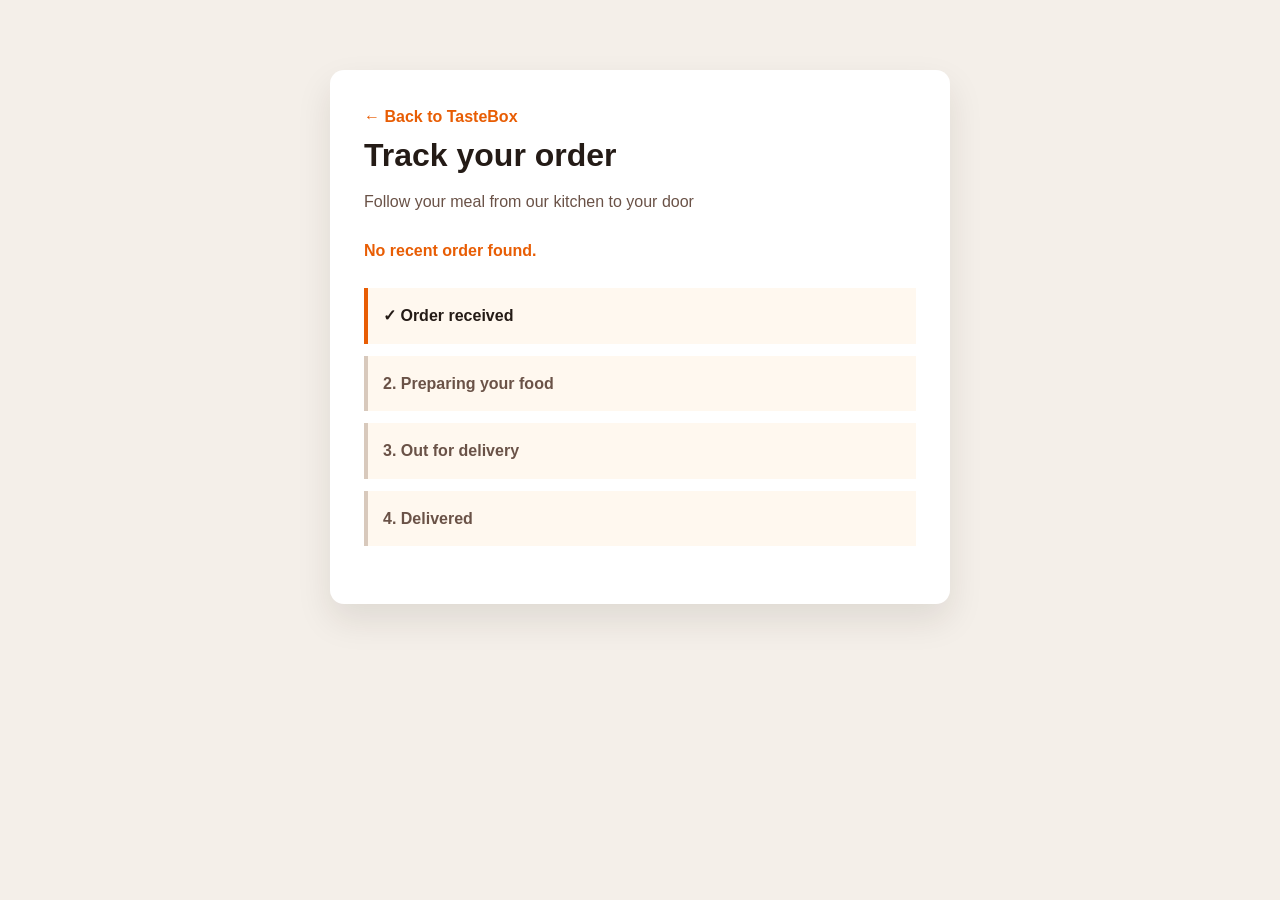
<file: track-order.html>
<!doctype html>
<html lang="en">
  <head>
    <meta charset="UTF-8" />
    <meta name="viewport" content="width=device-width, initial-scale=1.0" />
    <title>Track Order TasteBox</title>
    <link rel="stylesheet" href="style.css" />
    <style>
      body {
        background: #f4efe9;
      }
      .tracking {
        width: min(620px, 90%);
        margin: 70px auto;
        padding: 34px;
        background: white;
        border-radius: 14px;
        box-shadow: 0 16px 35px rgba(44, 27, 19, 0.1);
      }
      h1 {
        color: #241b16;
        margin-bottom: 8px;
      }
      .intro {
        color: #6a5247;
        margin-bottom: 24px;
      }
      .status {
        display: grid;
        gap: 12px;
        margin: 24px 0;
      }
      .status p {
        margin: 0;
        padding: 15px;
        border-left: 4px solid #d8c9bc;
        background: #fff8ef;
        color: #6a5247;
        font-weight: 700;
      }
      .status p.current {
        border-color: #e85d04;
        color: #241b16;
      }
      .order-number {
        color: #e85d04;
        font-weight: 800;
      }
      a {
        color: #e85d04;
        font-weight: 700;
        text-decoration: none;
      }
    </style>
  </head>
  <body>
    <main class="tracking">
      <a href="index.html">← Back to TasteBox</a>
      <h1>Track your order</h1>
      <p class="intro">Follow your meal from our kitchen to your door</p>
      <p class="order-number" id="order-number">No recent order found.</p>
      <div class="status">
        <p class="current">✓ Order received</p>
        <p>2. Preparing your food</p>
        <p>3. Out for delivery</p>
        <p>4. Delivered</p>
      </div>
    </main>
    <script>
      const order = JSON.parse(
        localStorage.getItem("tastebox-order") || "null",
      );
      if (order) {
        document.getElementById("order-number").textContent =
          `Tracking order ${order.number}`;
      }
    </script>
  </body>
</html>
</file>
<file: style.css>
* {
  margin: 0;
  padding: 0;
  box-sizing: border-box;
}
html {
  scroll-behavior: smooth;
}

body {
  font-family: Arial, Helvetica, sans-serif;
  color: #222;
  background: #fffaf5;
  line-height: 1.6;
}

header {
  background: #ffffff;
  border-bottom: 1px solid #eeeeee;
  position: sticky;
  top: 0;
  z-index: 100%;
}
</file>
